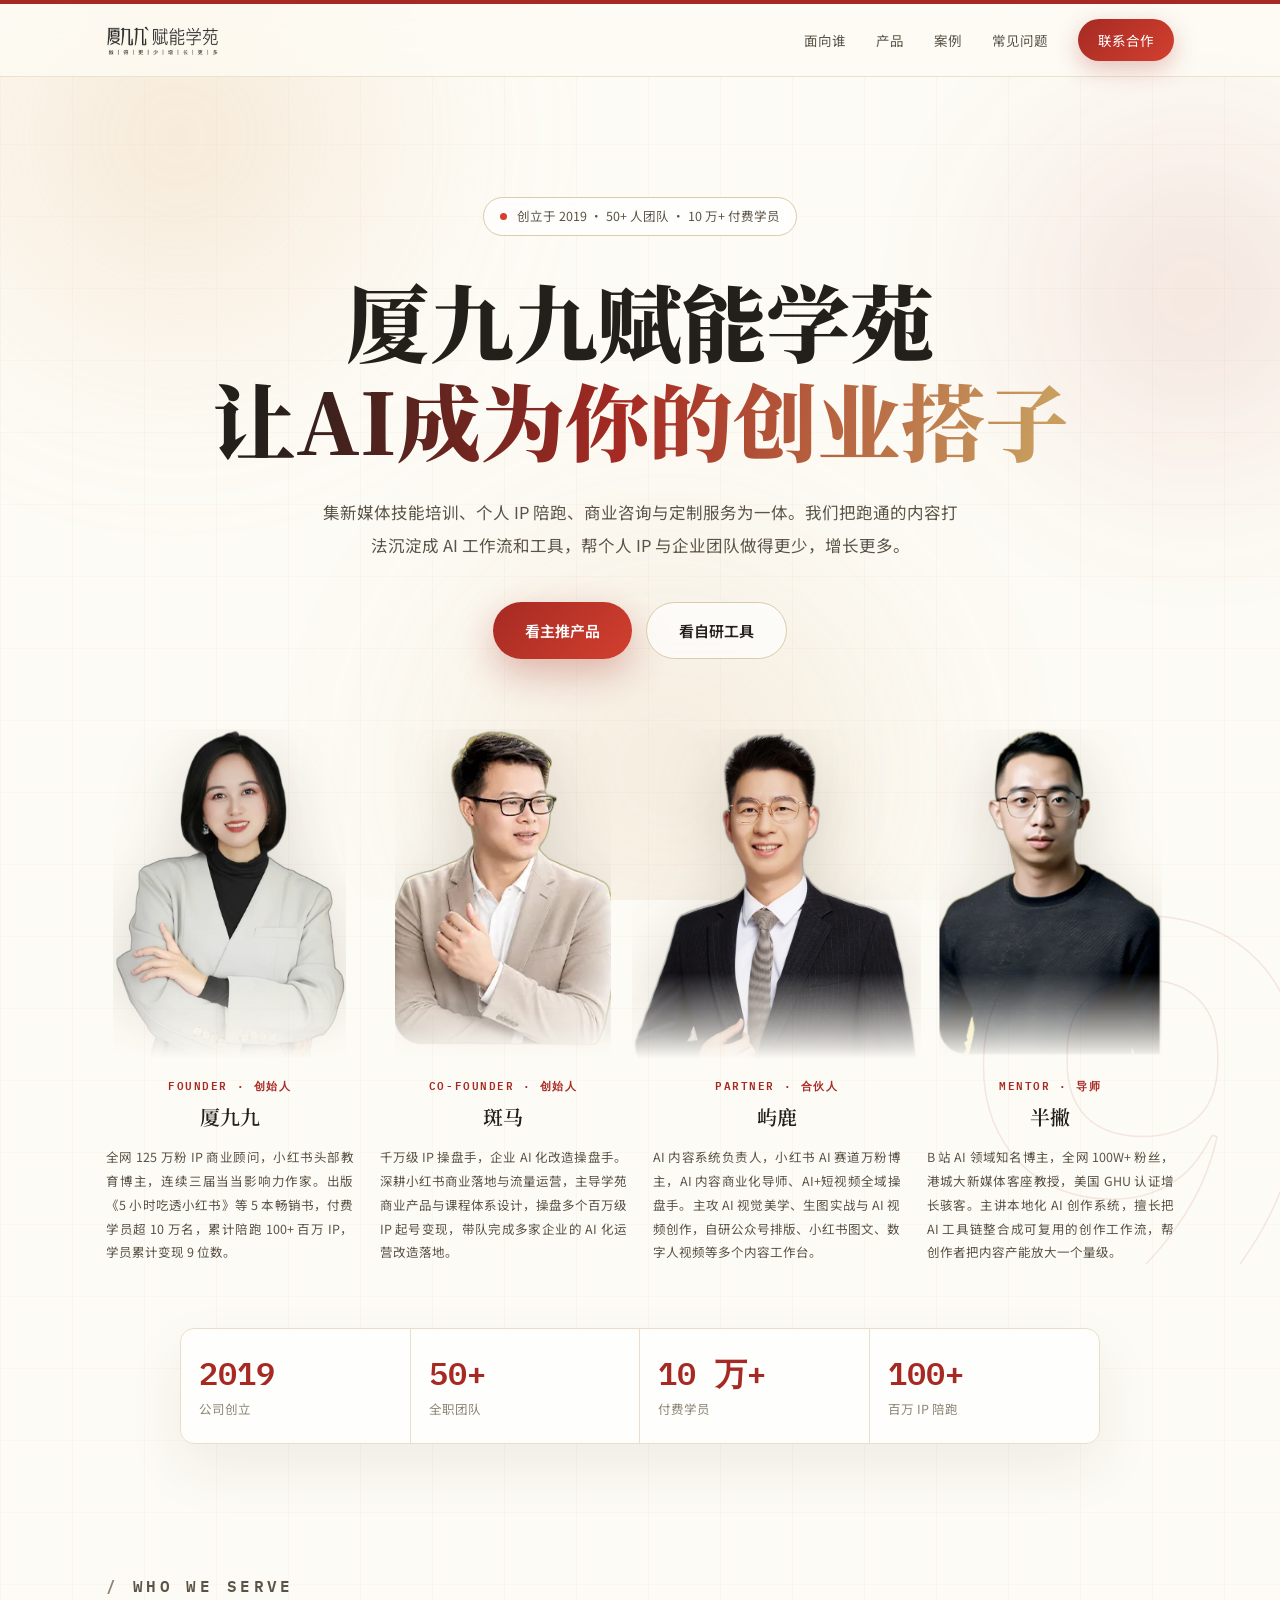
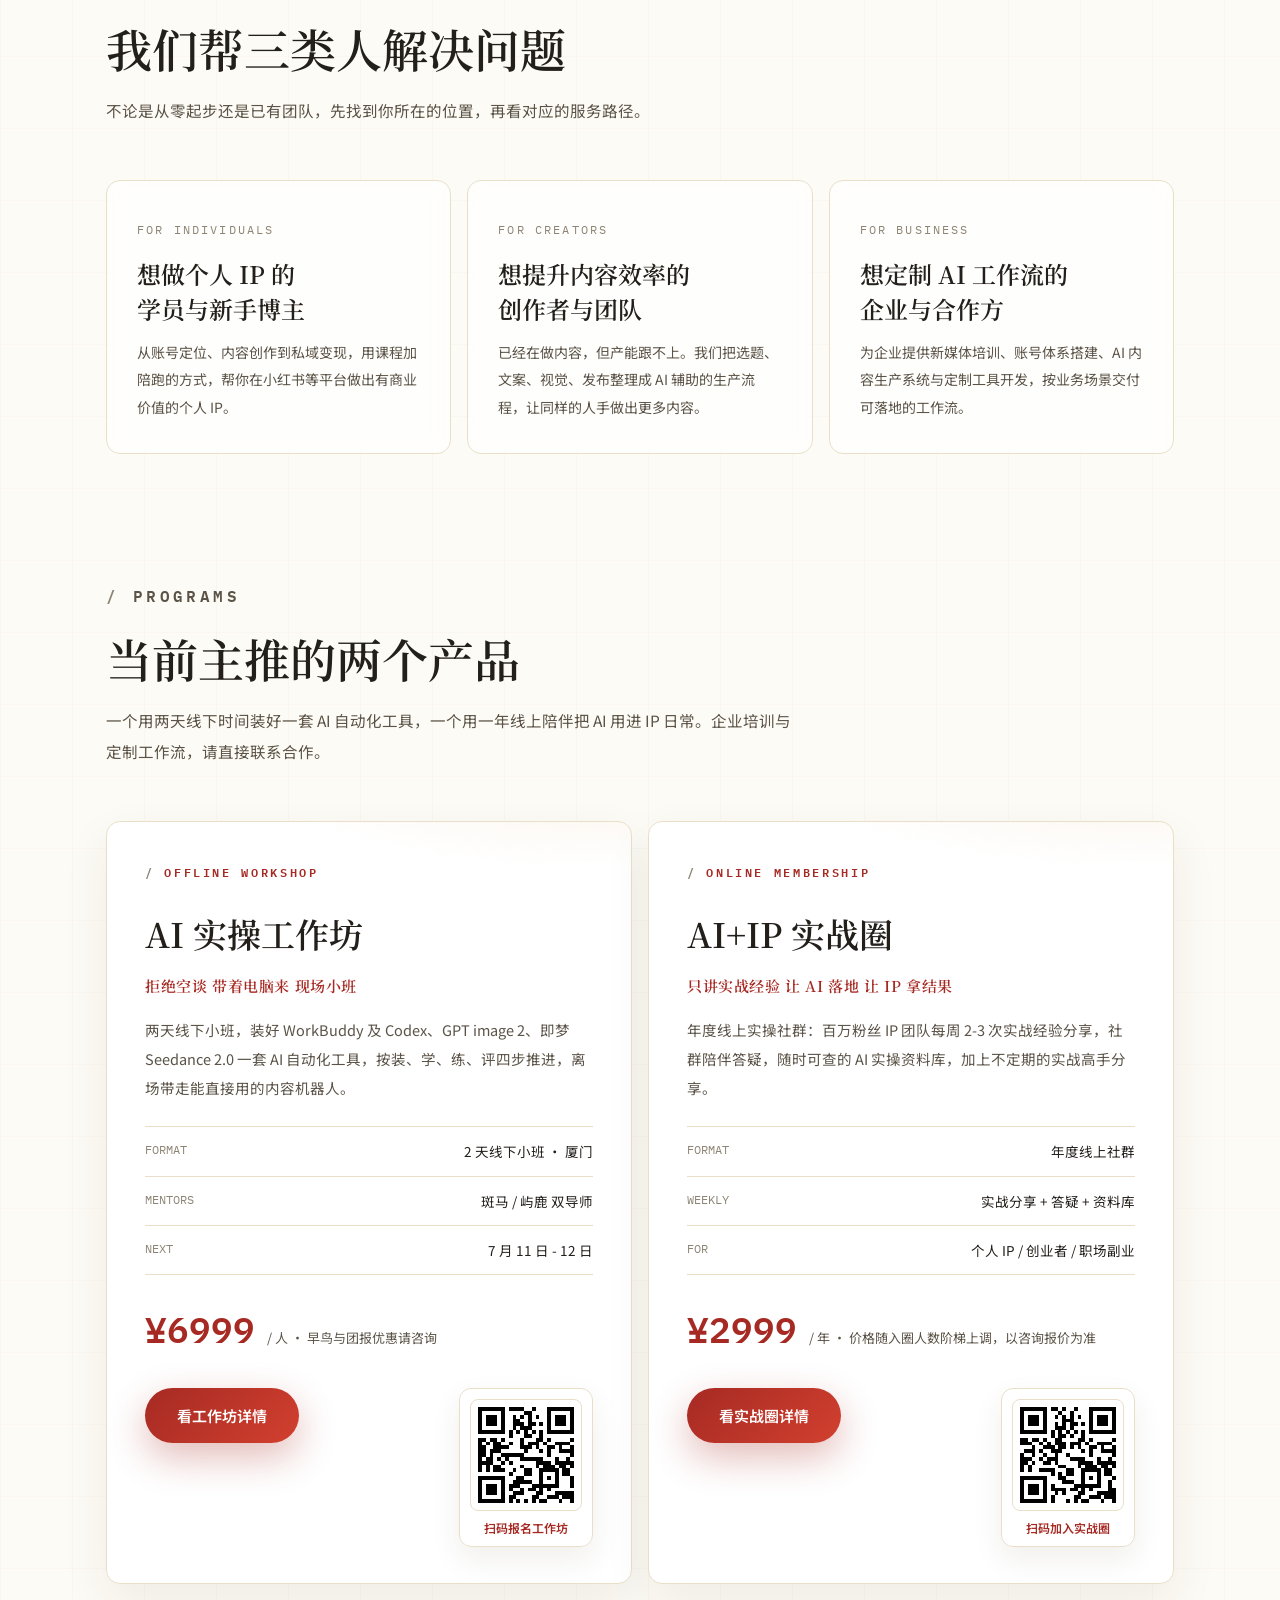
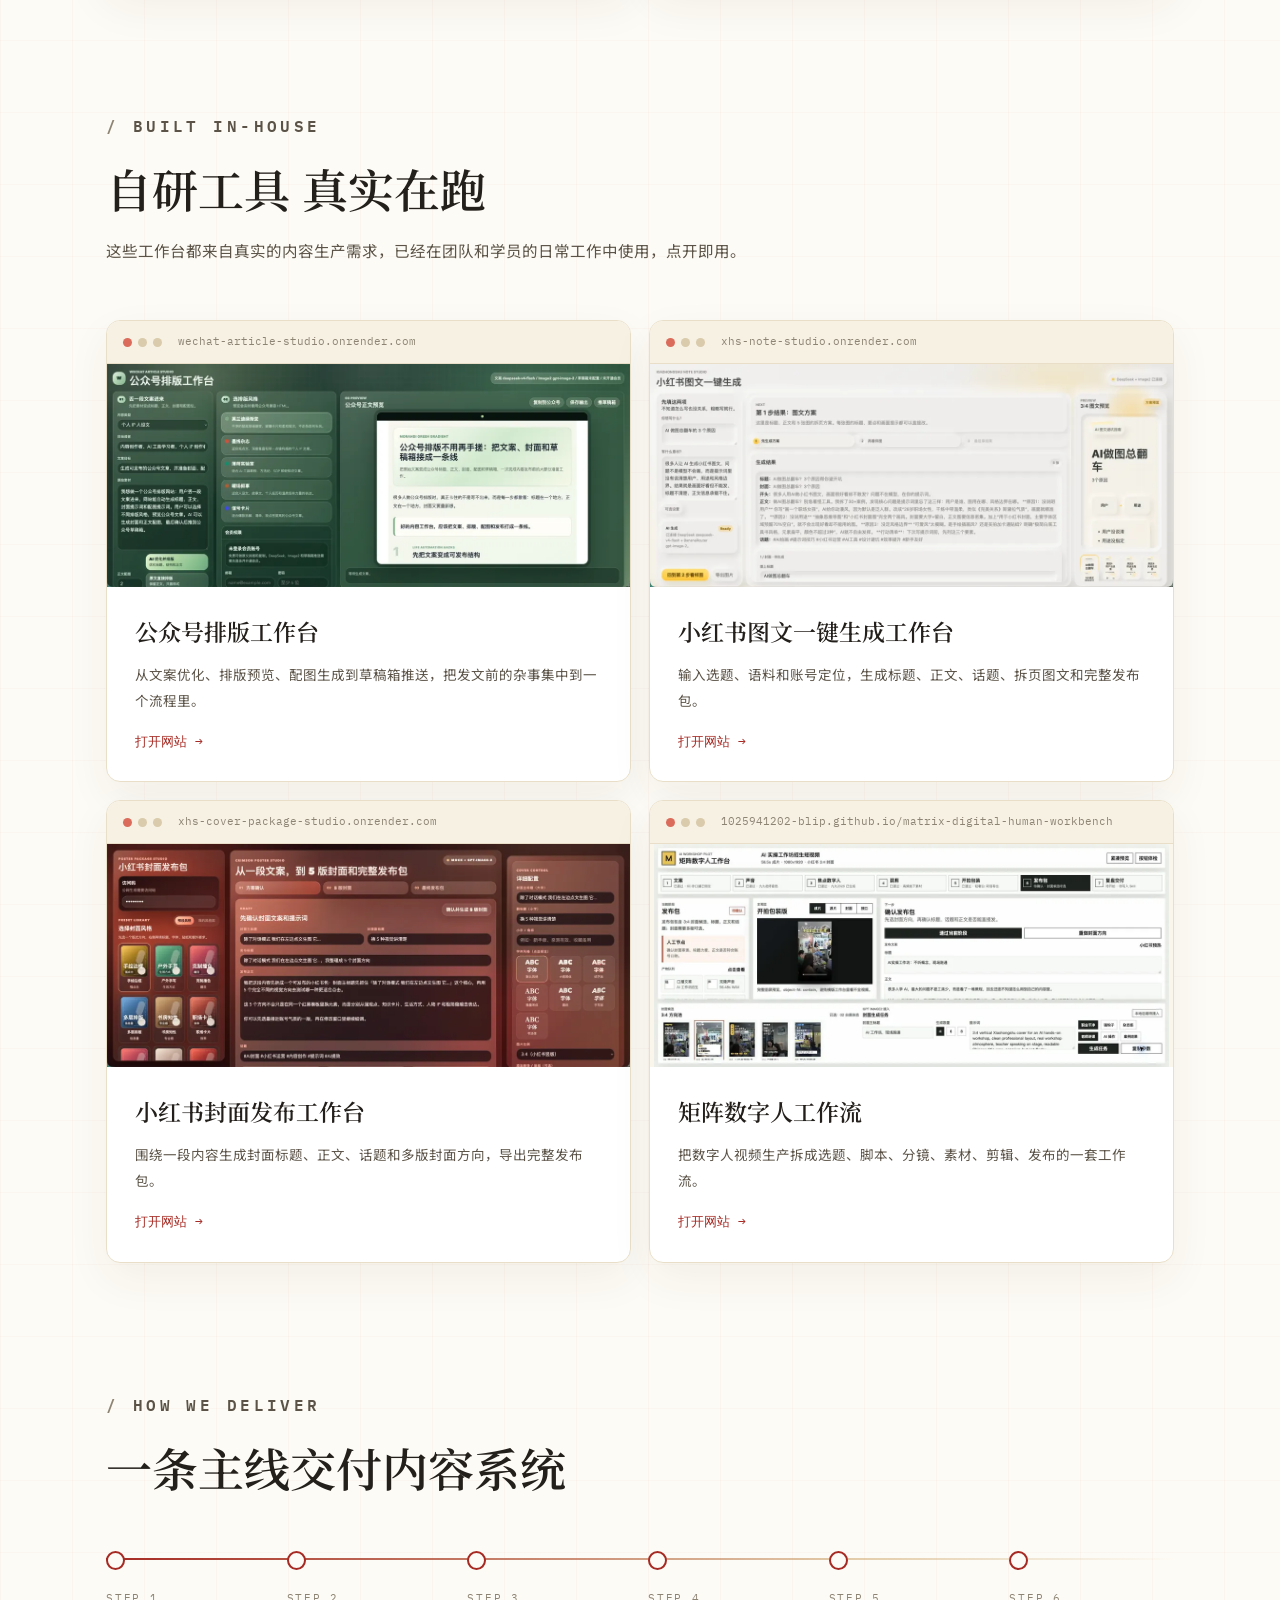
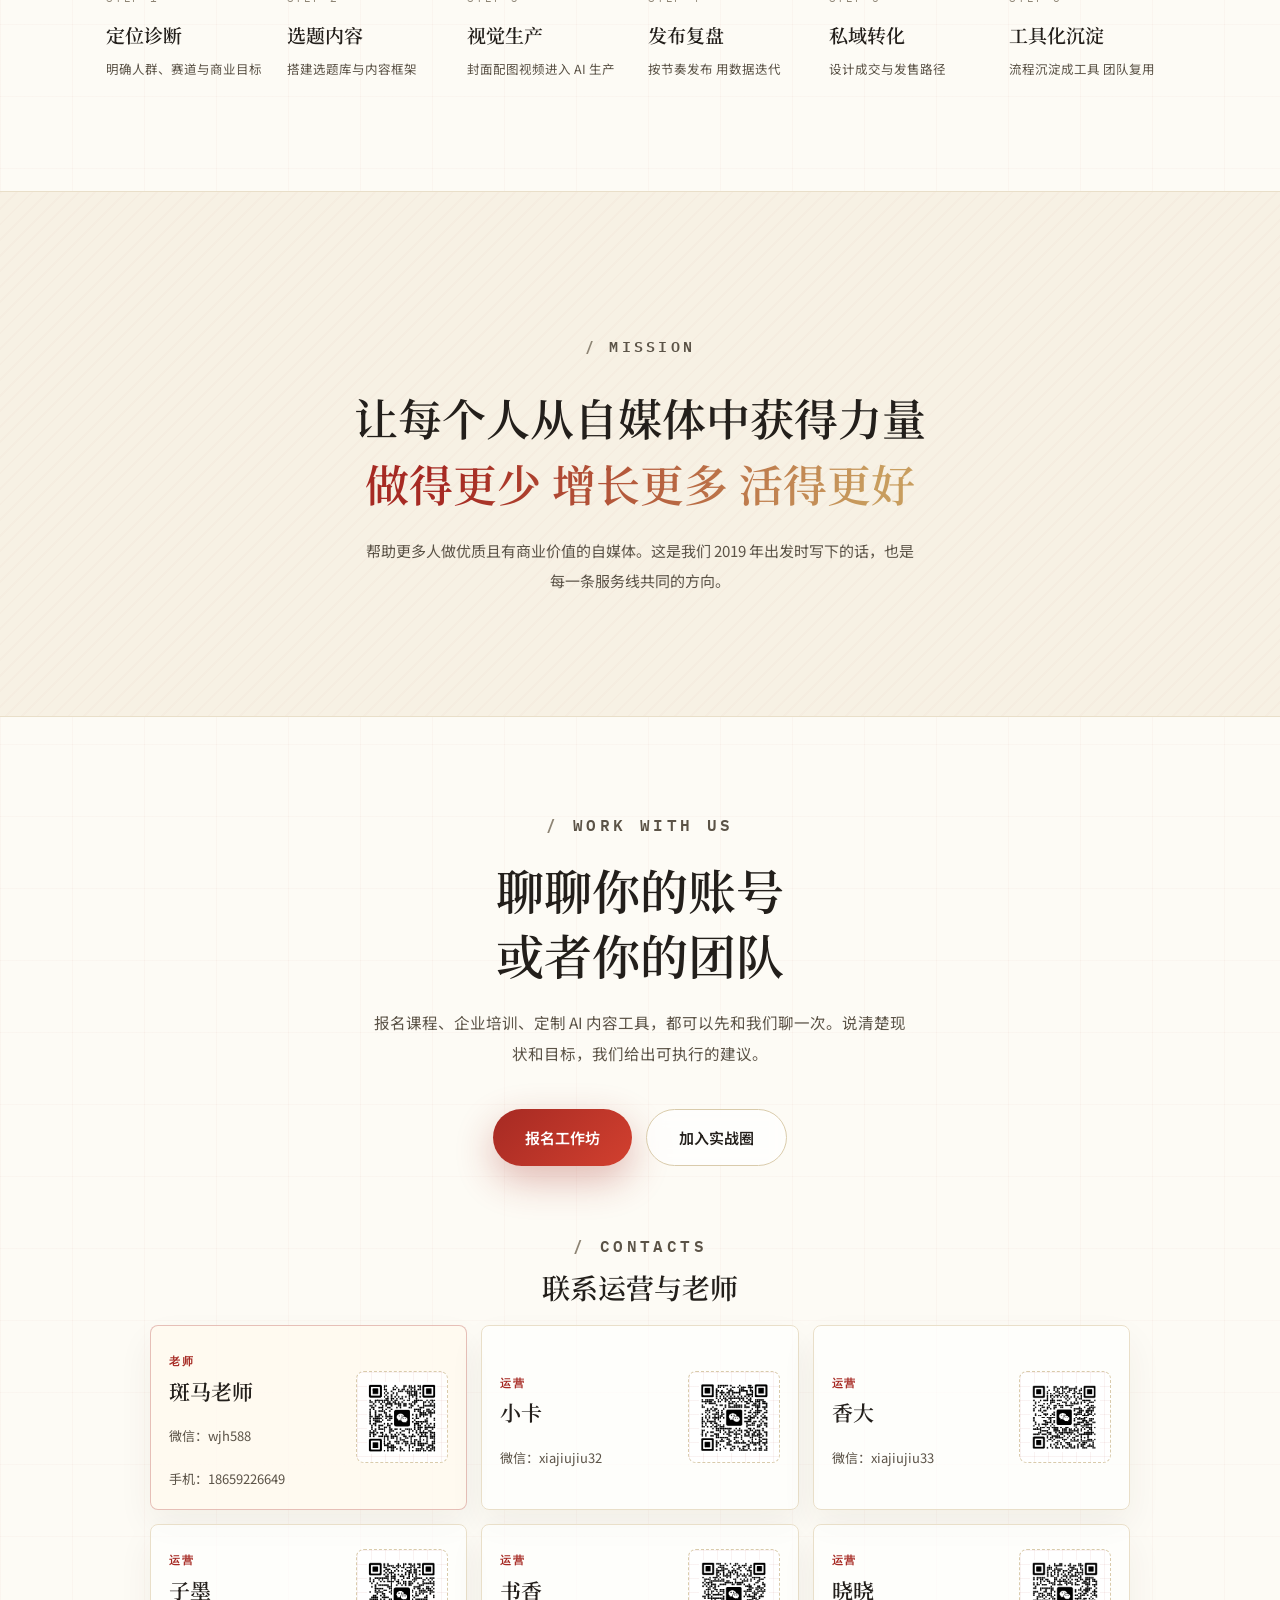
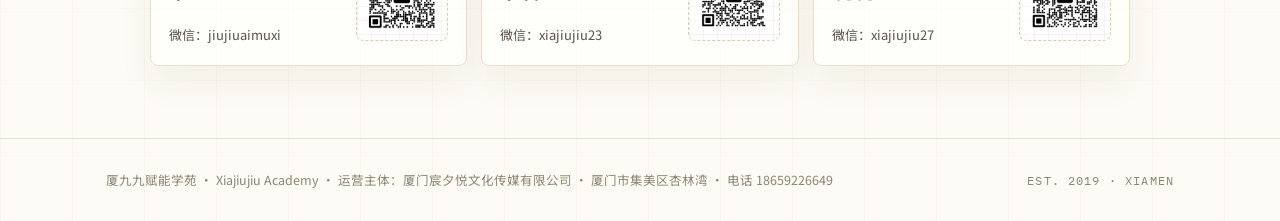
<file: index.html>
<!DOCTYPE html>
<html lang="zh-CN">
<head>
  <meta charset="UTF-8" />
  <meta name="viewport" content="width=device-width, initial-scale=1.0" />
  <title>厦九九赋能学苑 · 帮个人 IP 与企业团队搭建 AI 内容生产系统</title>
  <meta name="description" content="厦九九赋能学苑（厦门宸夕悦文化传媒有限公司）：AI 实操工作坊（2 天线下小班·厦门）、AI+IP 实战圈年度社群、企业 AI 内训与定制工作流。创始人厦九九为小红书百万粉博主、《5小时吃透小红书》作者。联系电话 18659226649。" />
  <link rel="preconnect" href="https://fonts.googleapis.com" />
  <link rel="preconnect" href="https://fonts.gstatic.com" crossorigin />
  <link href="https://fonts.googleapis.com/css2?family=IBM+Plex+Mono:wght@400;500;600&family=Noto+Sans+SC:wght@300;400;500;600;700&family=Noto+Serif+SC:wght@500;600;700;900&display=swap" rel="stylesheet" />
  <link rel="stylesheet" href="assets/light.css?v=20260611-performance" />
</head>
<body>
  <div class="aurora" aria-hidden="true"><i></i><i></i><i></i></div>

  <nav class="nav">
    <div class="nav-inner">
      <a class="brand" href="#"><img src="assets/logo.png" alt="厦九九赋能学苑" decoding="async" /></a>
      <div class="nav-links">
        <a href="#audience">面向谁</a>
        <a href="#programs">产品</a>
        <a href="#cases">案例</a>
        <a href="faq.html">常见问题</a>
        <a class="cta" href="#contact">联系合作</a>
      </div>
    </div>
  </nav>

  <main>
    <header class="hero" style="padding-bottom: 0;">
      <span class="hero-glyph" id="glyph" aria-hidden="true">9</span>
      <div class="wrap">
        <div class="hero-badge reveal"><i></i>创立于 2019 · 50+ 人团队 · 10 万+ 付费学员</div>
        <h1 class="reveal">厦九九赋能学苑<br /><span class="grad">让AI成为你的创业搭子</span></h1>
        <p class="lede reveal">
          集新媒体技能培训、个人 IP 陪跑、商业咨询与定制服务为一体。我们把跑通的内容打法沉淀成 AI 工作流和工具，帮个人 IP 与企业团队做得更少，增长更多。
        </p>
        <div class="hero-actions reveal">
          <a class="button primary" href="#programs">看主推产品</a>
          <a class="button ghost" href="#cases">看自研工具</a>
        </div>
        <div class="lineup reveal" aria-label="导师团队">
          <figure class="lineup-figure">
            <div class="lineup-photo">
              <img src="assets/team/xiajiujiu.webp" alt="厦九九老师形象照" loading="lazy" decoding="async" onerror="this.remove()" />
              <span class="mono">九</span>
            </div>
            <figcaption>
              <span>Founder · 创始人</span>
              <strong>厦九九</strong>
              <p>全网 125 万粉 IP 商业顾问，小红书头部教育博主，连续三届当当影响力作家。出版《5 小时吃透小红书》等 5 本畅销书，付费学员超 10 万名，累计陪跑 100+ 百万 IP，学员累计变现 9 位数。</p>
            </figcaption>
          </figure>
          <figure class="lineup-figure">
            <div class="lineup-photo">
              <img src="assets/team/banma-cutout.webp" alt="斑马老师形象照" loading="lazy" decoding="async" />
            </div>
            <figcaption>
              <span>Co-Founder · 创始人</span>
              <strong>斑马</strong>
              <p>千万级 IP 操盘手，企业 AI 化改造操盘手。深耕小红书商业落地与流量运营，主导学苑商业产品与课程体系设计，操盘多个百万级 IP 起号变现，带队完成多家企业的 AI 化运营改造落地。</p>
            </figcaption>
          </figure>
          <figure class="lineup-figure">
            <div class="lineup-photo">
              <img src="assets/team/yulu-cutout.webp" alt="屿鹿老师形象照" loading="lazy" decoding="async" />
            </div>
            <figcaption>
              <span>Partner · 合伙人</span>
              <strong>屿鹿</strong>
              <p>AI 内容系统负责人，小红书 AI 赛道万粉博主，AI 内容商业化导师、AI+短视频全域操盘手。主攻 AI 视觉美学、生图实战与 AI 视频创作，自研公众号排版、小红书图文、数字人视频等多个内容工作台。</p>
            </figcaption>
          </figure>
          <figure class="lineup-figure">
            <div class="lineup-photo">
              <img src="assets/team/banpie.webp" alt="半撇老师形象照" loading="lazy" decoding="async" onerror="this.remove()" />
              <span class="mono">半</span>
            </div>
            <figcaption>
              <span>Mentor · 导师</span>
              <strong>半撇</strong>
              <p>B 站 AI 领域知名博主，全网 100W+ 粉丝，港城大新媒体客座教授，美国 GHU 认证增长骇客。主讲本地化 AI 创作系统，擅长把 AI 工具链整合成可复用的创作工作流，帮创作者把内容产能放大一个量级。</p>
            </figcaption>
          </figure>
        </div>
      </div>
    </header>

    <section class="section" style="padding-top: 64px; padding-bottom: 0;">
      <div class="wrap">
        <div class="hero-stats reveal" style="margin-top: 0;" aria-label="公司信任数字">
          <div class="hero-stat">
            <strong data-count="2019" data-plain="1">2019</strong>
            <p>公司创立</p>
          </div>
          <div class="hero-stat">
            <strong data-count="50" data-suffix="+">0+</strong>
            <p>全职团队</p>
          </div>
          <div class="hero-stat">
            <strong data-count="100000" data-wan="1">0</strong>
            <p>付费学员</p>
          </div>
          <div class="hero-stat">
            <strong data-count="100" data-suffix="+">0+</strong>
            <p>百万 IP 陪跑</p>
          </div>
        </div>
      </div>
    </section>

    <section id="audience" class="section">
      <div class="wrap">
        <div class="section-head reveal">
          <p class="mono-label">Who We Serve</p>
          <h2>我们帮三类人解决问题</h2>
          <p>不论是从零起步还是已有团队，先找到你所在的位置，再看对应的服务路径。</p>
        </div>
        <div class="audience-grid">
          <article class="panel-card reveal">
            <span class="num">FOR INDIVIDUALS</span>
            <h3>想做个人 IP 的<br />学员与新手博主</h3>
            <p>从账号定位、内容创作到私域变现，用课程加陪跑的方式，帮你在小红书等平台做出有商业价值的个人 IP。</p>
          </article>
          <article class="panel-card reveal" style="transition-delay: 0.08s;">
            <span class="num">FOR CREATORS</span>
            <h3>想提升内容效率的<br />创作者与团队</h3>
            <p>已经在做内容，但产能跟不上。我们把选题、文案、视觉、发布整理成 AI 辅助的生产流程，让同样的人手做出更多内容。</p>
          </article>
          <article class="panel-card reveal" style="transition-delay: 0.16s;">
            <span class="num">FOR BUSINESS</span>
            <h3>想定制 AI 工作流的<br />企业与合作方</h3>
            <p>为企业提供新媒体培训、账号体系搭建、AI 内容生产系统与定制工具开发，按业务场景交付可落地的工作流。</p>
          </article>
        </div>
      </div>
    </section>

    <section id="programs" class="section" style="padding-top: 0;">
      <div class="wrap">
        <div class="section-head reveal">
          <p class="mono-label">Programs</p>
          <h2>当前主推的两个产品</h2>
          <p>一个用两天线下时间装好一套 AI 自动化工具，一个用一年线上陪伴把 AI 用进 IP 日常。企业培训与定制工作流，请直接联系合作。</p>
        </div>
        <div class="product-grid">
          <article class="product-card reveal">
            <span class="mono-label">Offline Workshop</span>
            <h3>AI 实操工作坊</h3>
            <p class="slogan">拒绝空谈 带着电脑来 现场小班</p>
            <p class="desc">两天线下小班，装好 WorkBuddy 及 Codex、GPT image 2、即梦 Seedance 2.0 一套 AI 自动化工具，按装、学、练、评四步推进，离场带走能直接用的内容机器人。</p>
            <div class="product-meta">
              <div><span>FORMAT</span><span>2 天线下小班 · 厦门</span></div>
              <div><span>MENTORS</span><span>斑马 / 屿鹿 双导师</span></div>
              <div><span>NEXT</span><span>7 月 11 日 - 12 日</span></div>
            </div>
            <div class="product-price"><strong>¥6999</strong><span class="unit">/ 人 · 早鸟与团报优惠请咨询</span></div>
            <div class="product-action-row">
              <a class="button primary" href="workshop.html">看工作坊详情</a>
              <div class="payment-qr product-payment">
                <img src="assets/qr/workshop-payment.png" alt="AI 实操工作坊付款二维码" loading="lazy" decoding="async" />
                <span>扫码报名工作坊</span>
              </div>
            </div>
          </article>
          <article class="product-card reveal" style="transition-delay: 0.1s;">
            <span class="mono-label">Online Membership</span>
            <h3>AI+IP 实战圈</h3>
            <p class="slogan">只讲实战经验 让 AI 落地 让 IP 拿结果</p>
            <p class="desc">年度线上实操社群：百万粉丝 IP 团队每周 2-3 次实战经验分享，社群陪伴答疑，随时可查的 AI 实操资料库，加上不定期的实战高手分享。</p>
            <div class="product-meta">
              <div><span>FORMAT</span><span>年度线上社群</span></div>
              <div><span>WEEKLY</span><span>实战分享 + 答疑 + 资料库</span></div>
              <div><span>FOR</span><span>个人 IP / 创业者 / 职场副业</span></div>
            </div>
            <div class="product-price"><strong>¥2999</strong><span class="unit">/ 年 · 价格随入圈人数阶梯上调，以咨询报价为准</span></div>
            <div class="product-action-row">
              <a class="button primary" href="circle.html">看实战圈详情</a>
              <div class="payment-qr product-payment">
                <img src="assets/qr/circle-payment.png" alt="AI+IP 实战圈付款二维码" loading="lazy" decoding="async" />
                <span>扫码加入实战圈</span>
              </div>
            </div>
          </article>
        </div>
      </div>
    </section>

    <section id="cases" class="section" style="padding-top: 0;">
      <div class="wrap">
        <div class="section-head reveal">
          <p class="mono-label">Built In-House</p>
          <h2>自研工具 真实在跑</h2>
          <p>这些工作台都来自真实的内容生产需求，已经在团队和学员的日常工作中使用，点开即用。</p>
        </div>
        <div class="case-grid">
          <a class="case-card reveal" href="https://wechat-article-studio.onrender.com/" target="_blank" rel="noopener">
            <div class="browser-bar"><i></i><i></i><i></i><span class="url">wechat-article-studio.onrender.com</span></div>
            <div class="case-media"><img src="assets/cases/wechat-article-studio.webp" alt="公众号排版工作台截图" loading="lazy" decoding="async" /></div>
            <div class="case-content">
              <h3>公众号排版工作台</h3>
              <p>从文案优化、排版预览、配图生成到草稿箱推送，把发文前的杂事集中到一个流程里。</p>
              <span class="case-link">打开网站</span>
            </div>
          </a>
          <a class="case-card reveal" style="transition-delay: 0.08s;" href="https://xhs-note-studio.onrender.com/" target="_blank" rel="noopener">
            <div class="browser-bar"><i></i><i></i><i></i><span class="url">xhs-note-studio.onrender.com</span></div>
            <div class="case-media"><img src="assets/cases/xhs-note-studio.webp" alt="小红书图文一键生成工作台截图" loading="lazy" decoding="async" /></div>
            <div class="case-content">
              <h3>小红书图文一键生成工作台</h3>
              <p>输入选题、语料和账号定位，生成标题、正文、话题、拆页图文和完整发布包。</p>
              <span class="case-link">打开网站</span>
            </div>
          </a>
          <a class="case-card reveal" href="https://xhs-cover-package-studio.onrender.com/" target="_blank" rel="noopener">
            <div class="browser-bar"><i></i><i></i><i></i><span class="url">xhs-cover-package-studio.onrender.com</span></div>
            <div class="case-media"><img src="assets/cases/xhs-cover-package.webp" alt="小红书封面发布工作台截图" loading="lazy" decoding="async" /></div>
            <div class="case-content">
              <h3>小红书封面发布工作台</h3>
              <p>围绕一段内容生成封面标题、正文、话题和多版封面方向，导出完整发布包。</p>
              <span class="case-link">打开网站</span>
            </div>
          </a>
          <a class="case-card reveal" style="transition-delay: 0.08s;" href="https://1025941202-blip.github.io/matrix-digital-human-workbench/" target="_blank" rel="noopener">
            <div class="browser-bar"><i></i><i></i><i></i><span class="url">1025941202-blip.github.io/matrix-digital-human-workbench</span></div>
            <div class="case-media"><img src="assets/cases/matrix-digital-human.webp" alt="矩阵数字人工作流截图" loading="lazy" decoding="async" /></div>
            <div class="case-content">
              <h3>矩阵数字人工作流</h3>
              <p>把数字人视频生产拆成选题、脚本、分镜、素材、剪辑、发布的一套工作流。</p>
              <span class="case-link">打开网站</span>
            </div>
          </a>
        </div>
      </div>
    </section>

    <section class="section" style="padding-top: 0;">
      <div class="wrap">
        <div class="section-head reveal">
          <p class="mono-label">How We Deliver</p>
          <h2>一条主线交付内容系统</h2>
        </div>
        <div class="timeline reveal">
          <div class="timeline-line"></div>
          <div class="timeline-step">
            <span class="num">STEP 1</span>
            <h3>定位诊断</h3>
            <p>明确人群、赛道与商业目标</p>
          </div>
          <div class="timeline-step">
            <span class="num">STEP 2</span>
            <h3>选题内容</h3>
            <p>搭建选题库与内容框架</p>
          </div>
          <div class="timeline-step">
            <span class="num">STEP 3</span>
            <h3>视觉生产</h3>
            <p>封面配图视频进入 AI 生产</p>
          </div>
          <div class="timeline-step">
            <span class="num">STEP 4</span>
            <h3>发布复盘</h3>
            <p>按节奏发布 用数据迭代</p>
          </div>
          <div class="timeline-step">
            <span class="num">STEP 5</span>
            <h3>私域转化</h3>
            <p>设计成交与发售路径</p>
          </div>
          <div class="timeline-step">
            <span class="num">STEP 6</span>
            <h3>工具化沉淀</h3>
            <p>流程沉淀成工具 团队复用</p>
          </div>
        </div>
      </div>
    </section>

    <section class="mission">
      <div class="wrap reveal">
        <p class="mono-label">Mission</p>
        <h2>让每个人从自媒体中获得力量<br /><span class="grad">做得更少 增长更多 活得更好</span></h2>
        <p>帮助更多人做优质且有商业价值的自媒体。这是我们 2019 年出发时写下的话，也是每一条服务线共同的方向。</p>
      </div>
    </section>

    <section id="contact" class="closing">
      <div class="wrap reveal">
        <p class="mono-label">Work With Us</p>
        <h2>聊聊你的账号<br />或者你的团队</h2>
        <p>报名课程、企业培训、定制 AI 内容工具，都可以先和我们聊一次。说清楚现状和目标，我们给出可执行的建议。</p>
        <div class="hero-actions">
          <a class="button primary" href="workshop.html">报名工作坊</a>
          <a class="button ghost" href="circle.html">加入实战圈</a>
        </div>
        <div class="contact-directory" aria-label="运营与老师联系方式">
          <div class="contact-directory-head">
            <p class="mono-label">Contacts</p>
            <h3>联系运营与老师</h3>
          </div>
          <div class="contact-card-grid">
            <article class="contact-card is-teacher">
              <div>
                <span class="contact-role">老师</span>
                <h4>斑马老师</h4>
                <p>微信：wjh588</p>
                <p>手机：18659226649</p>
              </div>
              <div class="contact-qr"><img src="assets/qr/banma-wechat.png" alt="斑马老师微信二维码" loading="lazy" decoding="async" /></div>
            </article>
            <article class="contact-card">
              <div>
                <span class="contact-role">运营</span>
                <h4>小卡</h4>
                <p>微信：xiajiujiu32</p>
              </div>
              <div class="contact-qr"><img src="assets/qr/xiaoka-wechat.png" alt="小卡微信二维码" loading="lazy" decoding="async" /></div>
            </article>
            <article class="contact-card">
              <div>
                <span class="contact-role">运营</span>
                <h4>香大</h4>
                <p>微信：xiajiujiu33</p>
              </div>
              <div class="contact-qr"><img src="assets/qr/xiangda-wechat.png" alt="香大微信二维码" loading="lazy" decoding="async" /></div>
            </article>
            <article class="contact-card">
              <div>
                <span class="contact-role">运营</span>
                <h4>子墨</h4>
                <p>微信：jiujiuaimuxi</p>
              </div>
              <div class="contact-qr"><img src="assets/qr/zimo-wechat.png" alt="子墨微信二维码" loading="lazy" decoding="async" /></div>
            </article>
            <article class="contact-card">
              <div>
                <span class="contact-role">运营</span>
                <h4>书香</h4>
                <p>微信：xiajiujiu23</p>
              </div>
              <div class="contact-qr"><img src="assets/qr/shuxiang-wechat.png" alt="书香微信二维码" loading="lazy" decoding="async" /></div>
            </article>
            <article class="contact-card">
              <div>
                <span class="contact-role">运营</span>
                <h4>晓晓</h4>
                <p>微信：xiajiujiu27</p>
              </div>
              <div class="contact-qr"><img src="assets/qr/xiaoxiao-wechat.png" alt="晓晓微信二维码" loading="lazy" decoding="async" /></div>
            </article>
          </div>
        </div>
      </div>
      <footer class="footer">
        <div class="wrap footer-inner">
          <span>厦九九赋能学苑 · Xiajiujiu Academy · 运营主体：厦门宸夕悦文化传媒有限公司 · 厦门市集美区杏林湾 · 电话 18659226649</span>
          <span class="mono-tag">EST. 2019 · XIAMEN</span>
        </div>
      </footer>
    </section>
  </main>

  <script>
    const io = new IntersectionObserver((entries) => {
      entries.forEach((e) => {
        if (e.isIntersecting) {
          e.target.classList.add("in");
          io.unobserve(e.target);
        }
      });
    }, { threshold: 0.12 });
    document.querySelectorAll(".reveal, .timeline").forEach((el) => io.observe(el));

    function animateCount(el) {
      if (el.dataset.plain) return;
      const target = parseInt(el.dataset.count, 10);
      const suffix = el.dataset.suffix || "";
      const isWan = el.dataset.wan;
      const dur = 1400;
      const start = performance.now();
      function tick(now) {
        const t = Math.min((now - start) / dur, 1);
        const eased = 1 - Math.pow(1 - t, 3);
        const val = Math.round(target * eased);
        el.textContent = isWan ? Math.round(val / 10000) + " 万+" : val + suffix;
        if (t < 1) requestAnimationFrame(tick);
      }
      requestAnimationFrame(tick);
    }
    const statIo = new IntersectionObserver((entries) => {
      entries.forEach((e) => {
        if (e.isIntersecting) {
          e.target.querySelectorAll("[data-count]").forEach(animateCount);
          statIo.unobserve(e.target);
        }
      });
    }, { threshold: 0.4 });
    document.querySelectorAll(".hero-stats").forEach((el) => statIo.observe(el));
  </script>
  <script type="application/ld+json">
  {"@context":"https://schema.org","@type":"EducationalOrganization",
  "name":"厦九九赋能学苑","alternateName":"Xiajiujiu Academy",
  "legalName":"厦门宸夕悦文化传媒有限公司","foundingDate":"2019",
  "url":"https://1025941202-blip.github.io/xjj-site/",
  "address":{"@type":"PostalAddress","addressLocality":"厦门市","addressRegion":"福建省","streetAddress":"集美区杏林湾"},
  "telephone":"+86-18659226649",
  "founder":[{"@type":"Person","name":"厦九九","description":"小红书百万粉知识博主，《5小时吃透小红书》作者，连续三届当当影响力作家"},{"@type":"Person","name":"斑马","description":"千万级 IP 操盘手，企业 AI 化改造操盘手"}],
  "employee":[{"@type":"Person","name":"屿鹿","jobTitle":"合伙人 · AI 内容系统负责人","description":"AI 内容商业化导师、AI+短视频全域操盘手"}],
  "makesOffer":[
   {"@type":"Offer","price":"6999","priceCurrency":"CNY","itemOffered":{"@type":"Course","name":"AI 实操工作坊","description":"2 天线下小班（厦门），WorkBuddy 及 Codex、GPT Image 2、即梦 Seedance 2.0 实操，按装、学、练、评四步推进","provider":{"@type":"EducationalOrganization","name":"厦九九赋能学苑"}}},
   {"@type":"Offer","price":"2999","priceCurrency":"CNY","itemOffered":{"@type":"Course","name":"AI+IP 实战圈","description":"年度线上实操社群：每周实战经验分享、社群答疑、AI 实操资料库","provider":{"@type":"EducationalOrganization","name":"厦九九赋能学苑"}}}]}
  </script>
  <script>

    // 鼠标视差：背景光斑、描边数字、首屏人物随鼠标轻微移动
    const glyph = document.getElementById("glyph");
    const aurora = document.querySelector(".aurora");
    const figures = document.querySelectorAll(".lineup-figure");
    if (!matchMedia("(prefers-reduced-motion: reduce)").matches) {
      let tx = 0, ty = 0, cx = 0, cy = 0;
      addEventListener("mousemove", (e) => {
        tx = (e.clientX / innerWidth) * 2 - 1;
        ty = (e.clientY / innerHeight) * 2 - 1;
      }, { passive: true });
      const depths = [10, 16, 22, 14];
      (function loop() {
        cx += (tx - cx) * 0.05;
        cy += (ty - cy) * 0.05;
        if (aurora) aurora.style.transform = "translate(" + cx * 38 + "px," + cy * 26 + "px)";
        if (glyph) glyph.style.transform = "translate(" + cx * -28 + "px," + (scrollY * -0.12 + cy * -16) + "px)";
        figures.forEach((f, i) => {
          const d = depths[i % depths.length];
          f.style.transform = "translate(" + cx * d + "px," + cy * d * 0.45 + "px)";
        });
        requestAnimationFrame(loop);
      })();
    }
  </script>
</body>
</html>
</file>
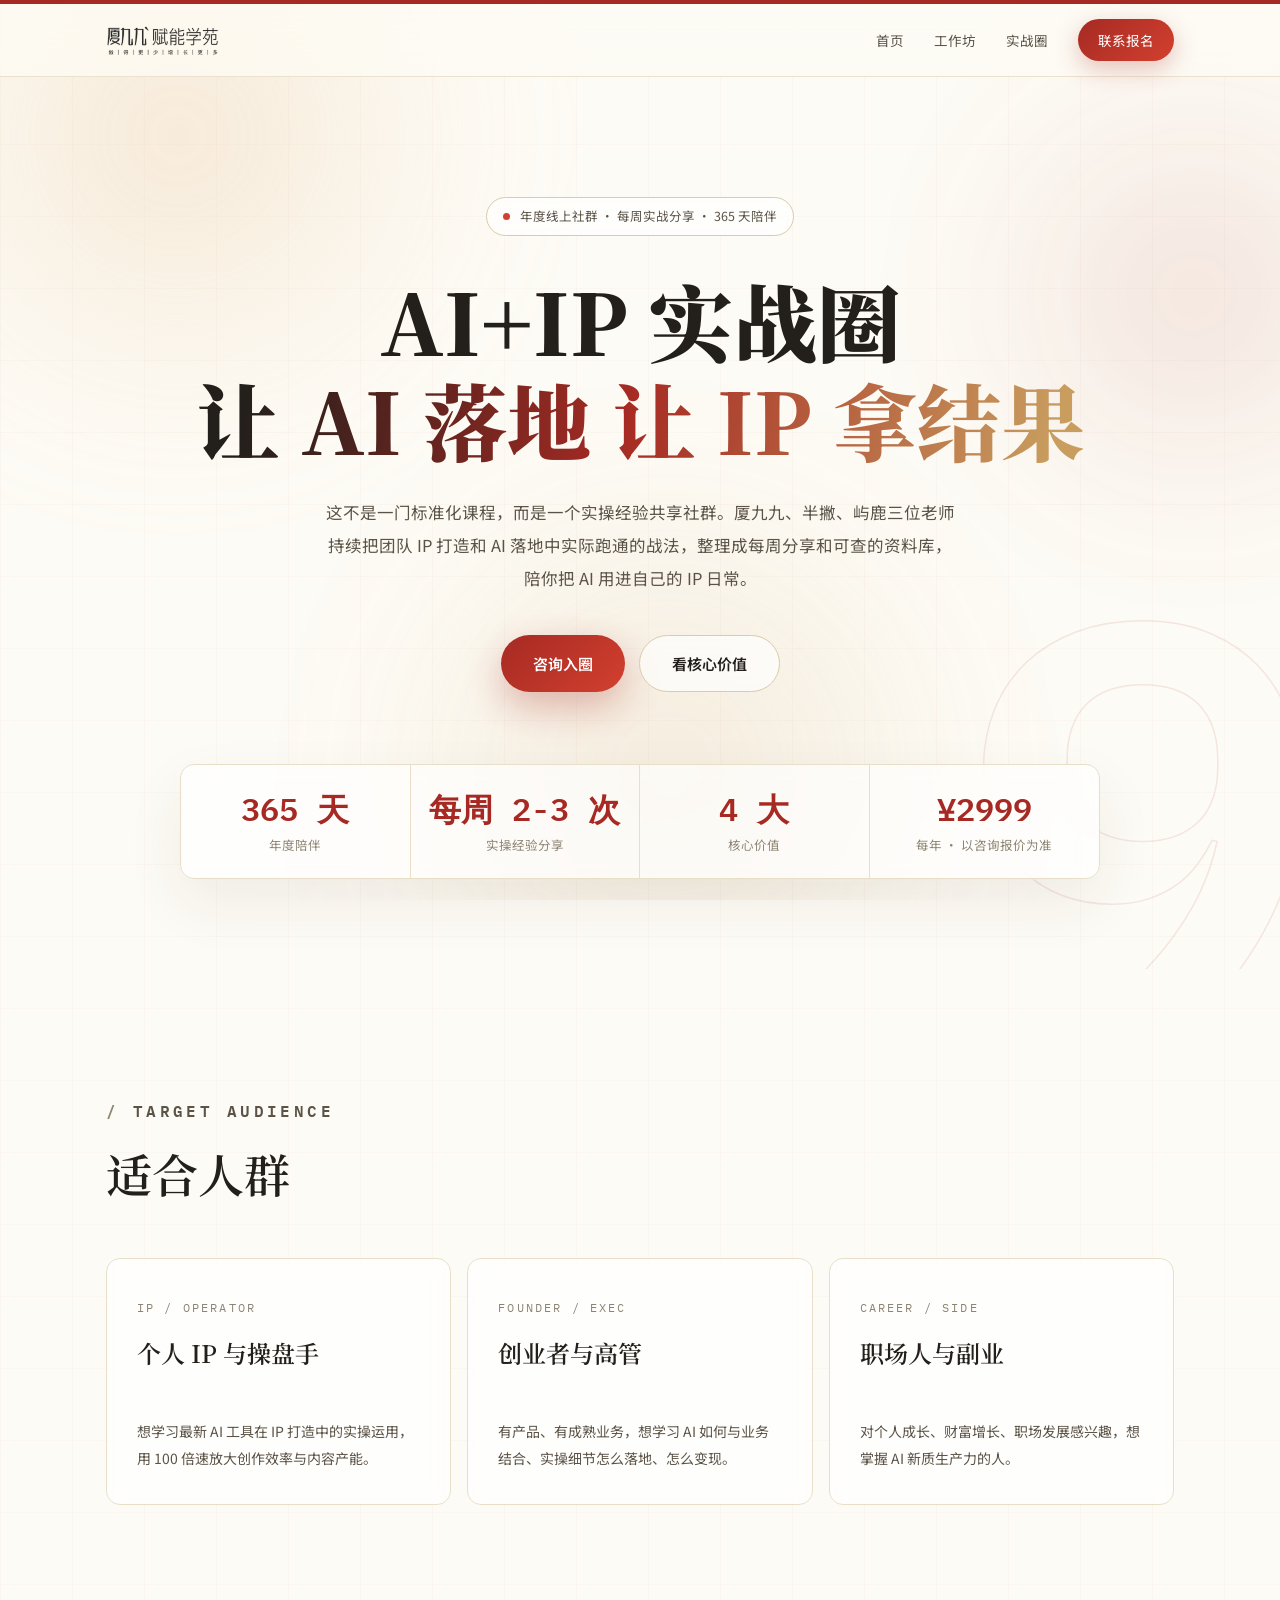
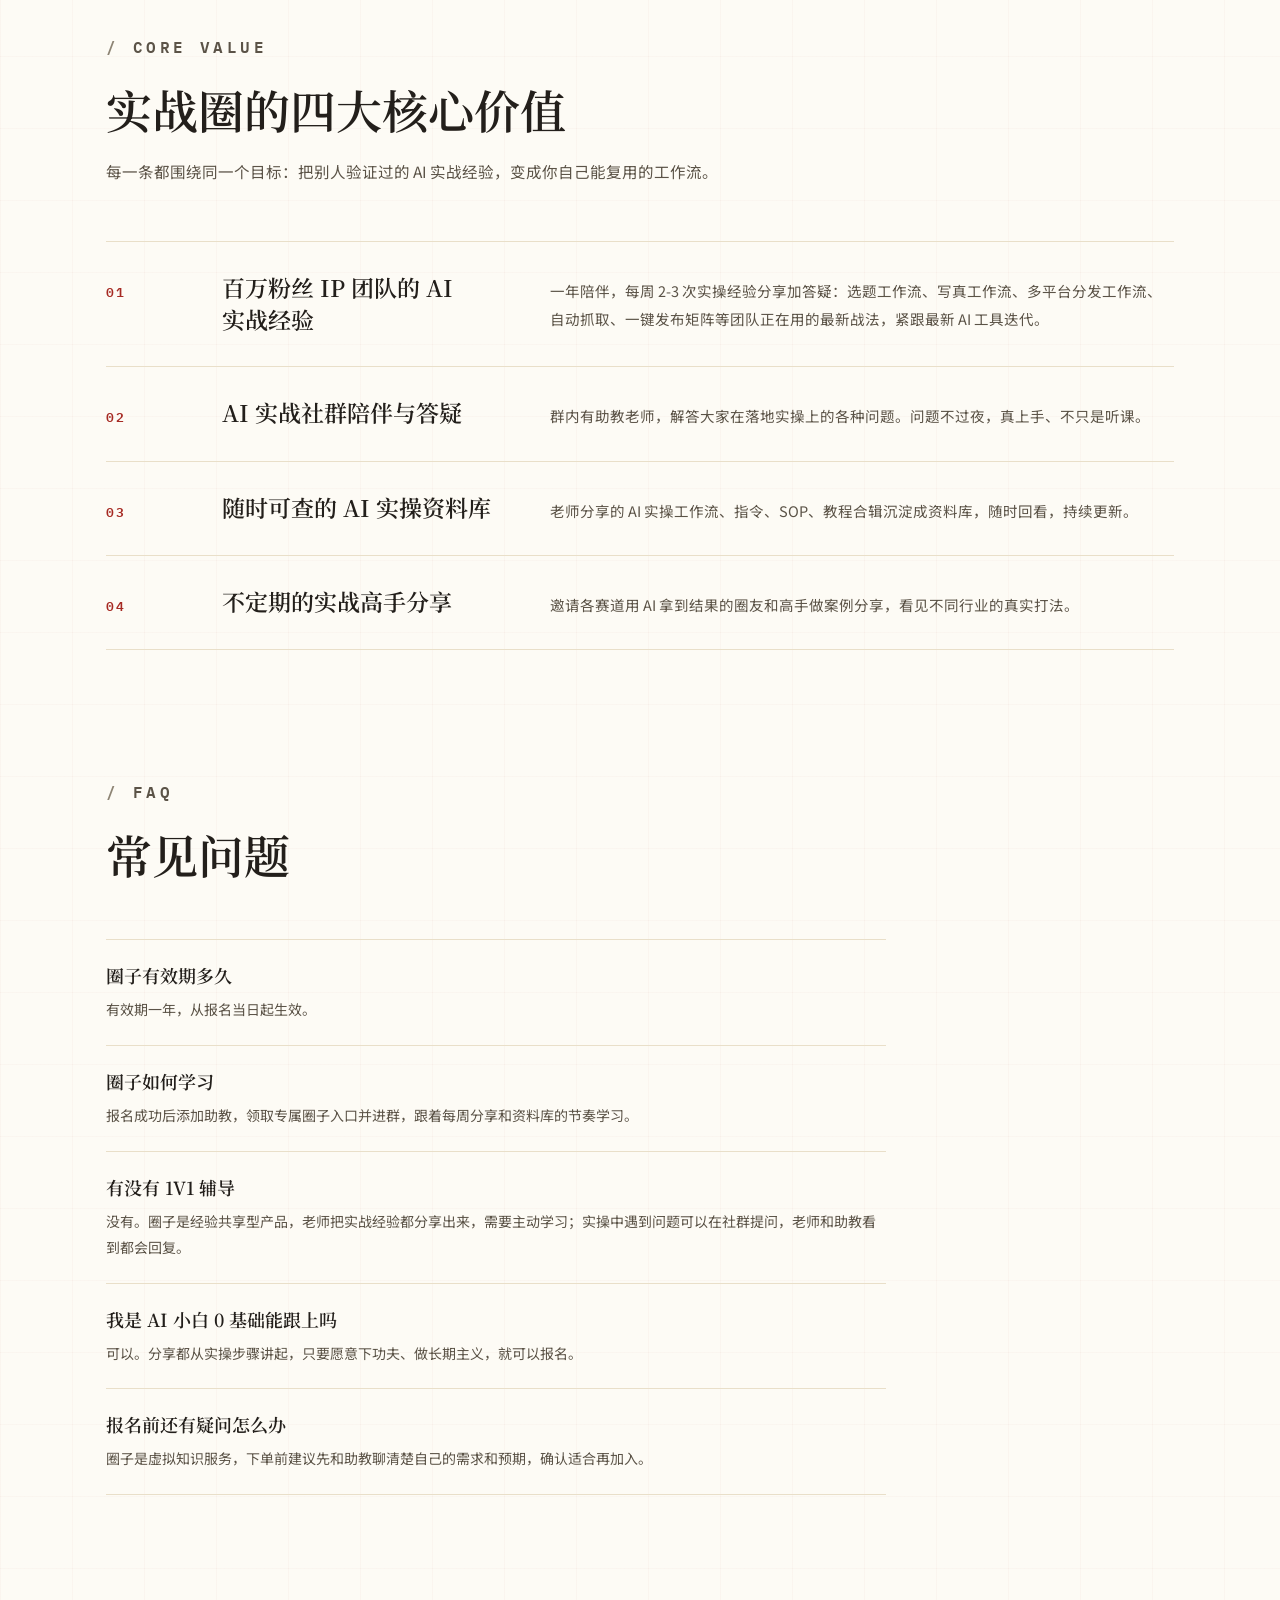
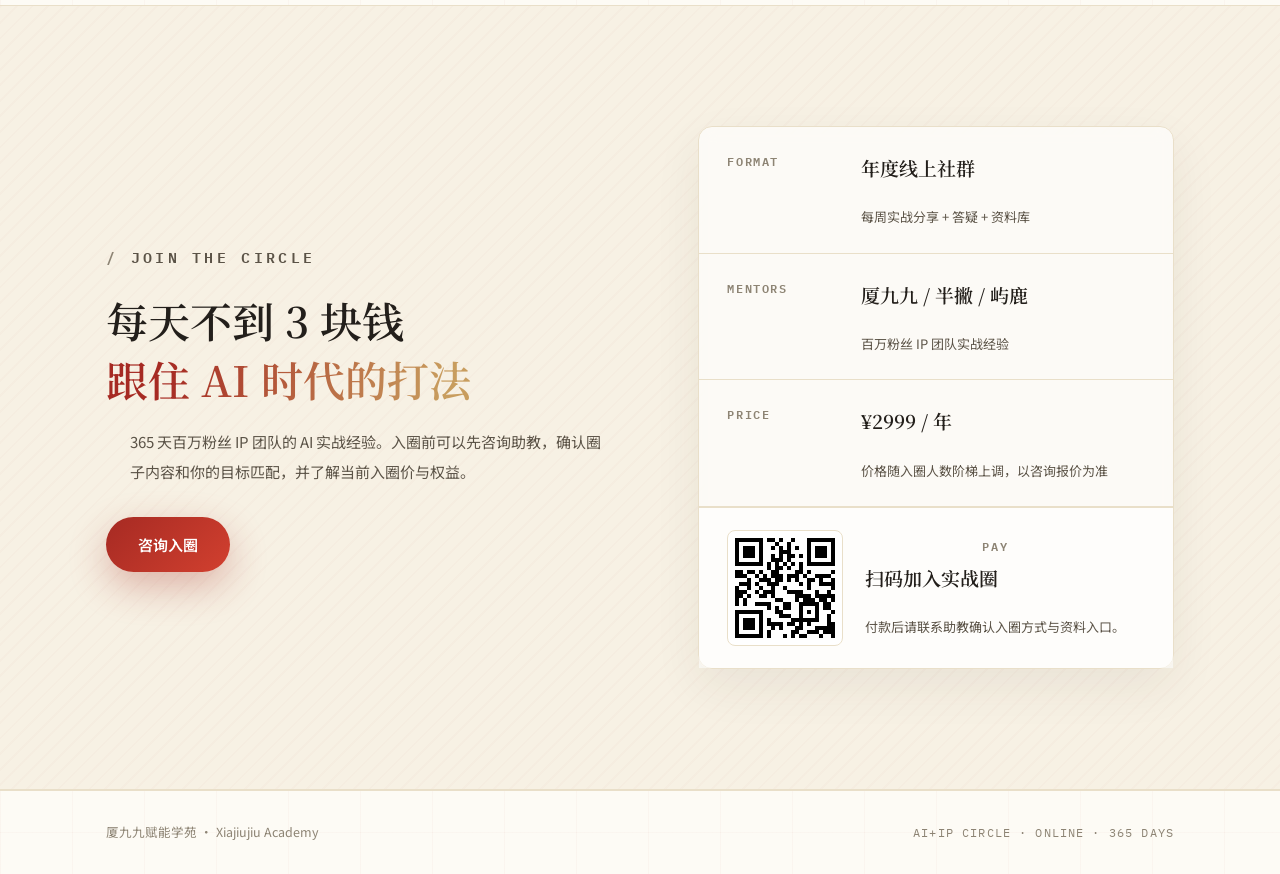
<file: circle.html>
<!DOCTYPE html>
<html lang="zh-CN">
<head>
  <meta charset="UTF-8" />
  <meta name="viewport" content="width=device-width, initial-scale=1.0" />
  <title>AI+IP 实战圈 · 厦九九赋能学苑</title>
  <link rel="preconnect" href="https://fonts.googleapis.com" />
  <link rel="preconnect" href="https://fonts.gstatic.com" crossorigin />
  <link href="https://fonts.googleapis.com/css2?family=IBM+Plex+Mono:wght@400;500;600&family=Noto+Sans+SC:wght@300;400;500;600;700&family=Noto+Serif+SC:wght@500;600;700;900&display=swap" rel="stylesheet" />
  <link rel="stylesheet" href="assets/light.css?v=20260611-performance" />
</head>
<body>
  <div class="aurora" aria-hidden="true"><i></i><i></i><i></i></div>

  <nav class="nav">
    <div class="nav-inner">
      <a class="brand" href="index.html"><img src="assets/logo.png" alt="厦九九赋能学苑" decoding="async" /></a>
      <div class="nav-links">
        <a href="index.html">首页</a>
        <a href="workshop.html">工作坊</a>
        <a href="circle.html">实战圈</a>
        <a class="cta" href="index.html#contact">联系报名</a>
      </div>
    </div>
  </nav>

  <main>
    <header class="hero">
      <span class="hero-glyph" id="glyph" aria-hidden="true">9</span>
      <div class="wrap">
        <div class="hero-badge reveal"><i></i>年度线上社群 · 每周实战分享 · 365 天陪伴</div>
        <h1 class="reveal">AI+IP 实战圈<br /><span class="grad">让 AI 落地 让 IP 拿结果</span></h1>
        <p class="lede reveal">
          这不是一门标准化课程，而是一个实操经验共享社群。厦九九、半撇、屿鹿三位老师持续把团队 IP 打造和 AI 落地中实际跑通的战法，整理成每周分享和可查的资料库，陪你把 AI 用进自己的 IP 日常。
        </p>
        <div class="hero-actions reveal">
          <a class="button primary" href="index.html#contact">咨询入圈</a>
          <a class="button ghost" href="#value">看核心价值</a>
        </div>
        <div class="hero-stats reveal" aria-label="实战圈关键信息">
          <div class="hero-stat">
            <strong data-count="365" data-suffix=" 天">0 天</strong>
            <p>年度陪伴</p>
          </div>
          <div class="hero-stat">
            <strong data-plain="1">每周 2-3 次</strong>
            <p>实操经验分享</p>
          </div>
          <div class="hero-stat">
            <strong data-count="4" data-suffix=" 大">0 大</strong>
            <p>核心价值</p>
          </div>
          <div class="hero-stat">
            <strong data-count="2999" data-prefix="¥">¥0</strong>
            <p>每年 · 以咨询报价为准</p>
          </div>
        </div>
      </div>
    </header>

    <section class="section">
      <div class="wrap">
        <div class="section-head reveal">
          <p class="mono-label">Target Audience</p>
          <h2>适合人群</h2>
        </div>
        <div class="audience-grid">
          <article class="panel-card reveal">
            <span class="num">IP / OPERATOR</span>
            <h3>个人 IP 与操盘手</h3>
            <p>想学习最新 AI 工具在 IP 打造中的实操运用，用 100 倍速放大创作效率与内容产能。</p>
          </article>
          <article class="panel-card reveal" style="transition-delay: 0.08s;">
            <span class="num">FOUNDER / EXEC</span>
            <h3>创业者与高管</h3>
            <p>有产品、有成熟业务，想学习 AI 如何与业务结合、实操细节怎么落地、怎么变现。</p>
          </article>
          <article class="panel-card reveal" style="transition-delay: 0.16s;">
            <span class="num">CAREER / SIDE</span>
            <h3>职场人与副业</h3>
            <p>对个人成长、财富增长、职场发展感兴趣，想掌握 AI 新质生产力的人。</p>
          </article>
        </div>
      </div>
    </section>

    <section id="value" class="section" style="padding-top: 0;">
      <div class="wrap">
        <div class="section-head reveal">
          <p class="mono-label">Core Value</p>
          <h2>实战圈的四大核心价值</h2>
          <p>每一条都围绕同一个目标：把别人验证过的 AI 实战经验，变成你自己能复用的工作流。</p>
        </div>
        <div class="service-rows reveal">
          <div class="service-row">
            <span class="num">01</span>
            <h3>百万粉丝 IP 团队的 AI 实战经验</h3>
            <p>一年陪伴，每周 2-3 次实操经验分享加答疑：选题工作流、写真工作流、多平台分发工作流、自动抓取、一键发布矩阵等团队正在用的最新战法，紧跟最新 AI 工具迭代。</p>
          </div>
          <div class="service-row">
            <span class="num">02</span>
            <h3>AI 实战社群陪伴与答疑</h3>
            <p>群内有助教老师，解答大家在落地实操上的各种问题。问题不过夜，真上手、不只是听课。</p>
          </div>
          <div class="service-row">
            <span class="num">03</span>
            <h3>随时可查的 AI 实操资料库</h3>
            <p>老师分享的 AI 实操工作流、指令、SOP、教程合辑沉淀成资料库，随时回看，持续更新。</p>
          </div>
          <div class="service-row">
            <span class="num">04</span>
            <h3>不定期的实战高手分享</h3>
            <p>邀请各赛道用 AI 拿到结果的圈友和高手做案例分享，看见不同行业的真实打法。</p>
          </div>
        </div>
      </div>
    </section>

    <section class="section" style="padding-top: 0;">
      <div class="wrap">
        <div class="section-head reveal">
          <p class="mono-label">FAQ</p>
          <h2>常见问题</h2>
        </div>
        <div class="faq-list reveal">
          <div class="faq-row">
            <h3>圈子有效期多久</h3>
            <p>有效期一年，从报名当日起生效。</p>
          </div>
          <div class="faq-row">
            <h3>圈子如何学习</h3>
            <p>报名成功后添加助教，领取专属圈子入口并进群，跟着每周分享和资料库的节奏学习。</p>
          </div>
          <div class="faq-row">
            <h3>有没有 1V1 辅导</h3>
            <p>没有。圈子是经验共享型产品，老师把实战经验都分享出来，需要主动学习；实操中遇到问题可以在社群提问，老师和助教看到都会回复。</p>
          </div>
          <div class="faq-row">
            <h3>我是 AI 小白 0 基础能跟上吗</h3>
            <p>可以。分享都从实操步骤讲起，只要愿意下功夫、做长期主义，就可以报名。</p>
          </div>
          <div class="faq-row">
            <h3>报名前还有疑问怎么办</h3>
            <p>圈子是虚拟知识服务，下单前建议先和助教聊清楚自己的需求和预期，确认适合再加入。</p>
          </div>
        </div>
      </div>
    </section>

    <section class="mission">
      <div class="wrap closing-grid reveal">
        <div>
          <p class="mono-label">Join The Circle</p>
          <h2 style="margin-top: 18px; font-size: 42px; line-height: 1.4;">每天不到 3 块钱<br /><span class="grad">跟住 AI 时代的打法</span></h2>
          <p style="margin-top: 18px; max-width: 480px; color: var(--ink-soft); font-size: 15px; line-height: 2;">365 天百万粉丝 IP 团队的 AI 实战经验。入圈前可以先咨询助教，确认圈子内容和你的目标匹配，并了解当前入圈价与权益。</p>
          <div class="hero-actions" style="justify-content: flex-start; margin-top: 30px;">
            <a class="button primary" href="index.html#contact">咨询入圈</a>
          </div>
        </div>
        <aside class="contact-panel">
          <div class="contact-row">
            <span class="label">Format</span>
            <div>
              <h3>年度线上社群</h3>
              <p>每周实战分享 + 答疑 + 资料库</p>
            </div>
          </div>
          <div class="contact-row">
            <span class="label">Mentors</span>
            <div>
              <h3>厦九九 / 半撇 / 屿鹿</h3>
              <p>百万粉丝 IP 团队实战经验</p>
            </div>
          </div>
          <div class="contact-row">
            <span class="label">Price</span>
            <div>
              <h3>¥2999 / 年</h3>
              <p>价格随入圈人数阶梯上调，以咨询报价为准</p>
            </div>
          </div>
          <div class="payment-qr detail-payment">
            <img src="assets/qr/circle-payment.png" alt="AI+IP 实战圈付款二维码" loading="lazy" decoding="async" />
            <div>
              <span class="label">Pay</span>
              <h3>扫码加入实战圈</h3>
              <p>付款后请联系助教确认入圈方式与资料入口。</p>
            </div>
          </div>
        </aside>
      </div>
    </section>

    <footer class="footer">
      <div class="wrap footer-inner">
        <span>厦九九赋能学苑 · Xiajiujiu Academy</span>
        <span class="mono-tag">AI+IP CIRCLE · ONLINE · 365 DAYS</span>
      </div>
    </footer>
  </main>

  <script>
    const io = new IntersectionObserver((entries) => {
      entries.forEach((e) => {
        if (e.isIntersecting) {
          e.target.classList.add("in");
          io.unobserve(e.target);
        }
      });
    }, { threshold: 0.12 });
    document.querySelectorAll(".reveal").forEach((el) => io.observe(el));

    function animateCount(el) {
      if (el.dataset.plain) return;
      const target = parseInt(el.dataset.count, 10);
      const prefix = el.dataset.prefix || "";
      const suffix = el.dataset.suffix || "";
      const dur = 1400;
      const start = performance.now();
      function tick(now) {
        const t = Math.min((now - start) / dur, 1);
        const eased = 1 - Math.pow(1 - t, 3);
        el.textContent = prefix + Math.round(target * eased) + suffix;
        if (t < 1) requestAnimationFrame(tick);
      }
      requestAnimationFrame(tick);
    }
    const statIo = new IntersectionObserver((entries) => {
      entries.forEach((e) => {
        if (e.isIntersecting) {
          e.target.querySelectorAll("[data-count]").forEach(animateCount);
          statIo.unobserve(e.target);
        }
      });
    }, { threshold: 0.4 });
    document.querySelectorAll(".hero-stats").forEach((el) => statIo.observe(el));

    // 鼠标视差：背景光斑、描边数字、首屏人物随鼠标轻微移动
    const glyph = document.getElementById("glyph");
    const aurora = document.querySelector(".aurora");
    const figures = document.querySelectorAll(".lineup-figure");
    if (!matchMedia("(prefers-reduced-motion: reduce)").matches) {
      let tx = 0, ty = 0, cx = 0, cy = 0;
      addEventListener("mousemove", (e) => {
        tx = (e.clientX / innerWidth) * 2 - 1;
        ty = (e.clientY / innerHeight) * 2 - 1;
      }, { passive: true });
      const depths = [10, 16, 22, 14];
      (function loop() {
        cx += (tx - cx) * 0.05;
        cy += (ty - cy) * 0.05;
        if (aurora) aurora.style.transform = "translate(" + cx * 38 + "px," + cy * 26 + "px)";
        if (glyph) glyph.style.transform = "translate(" + cx * -28 + "px," + (scrollY * -0.12 + cy * -16) + "px)";
        figures.forEach((f, i) => {
          const d = depths[i % depths.length];
          f.style.transform = "translate(" + cx * d + "px," + cy * d * 0.45 + "px)";
        });
        requestAnimationFrame(loop);
      })();
    }
  </script>
</body>
</html>
</file>
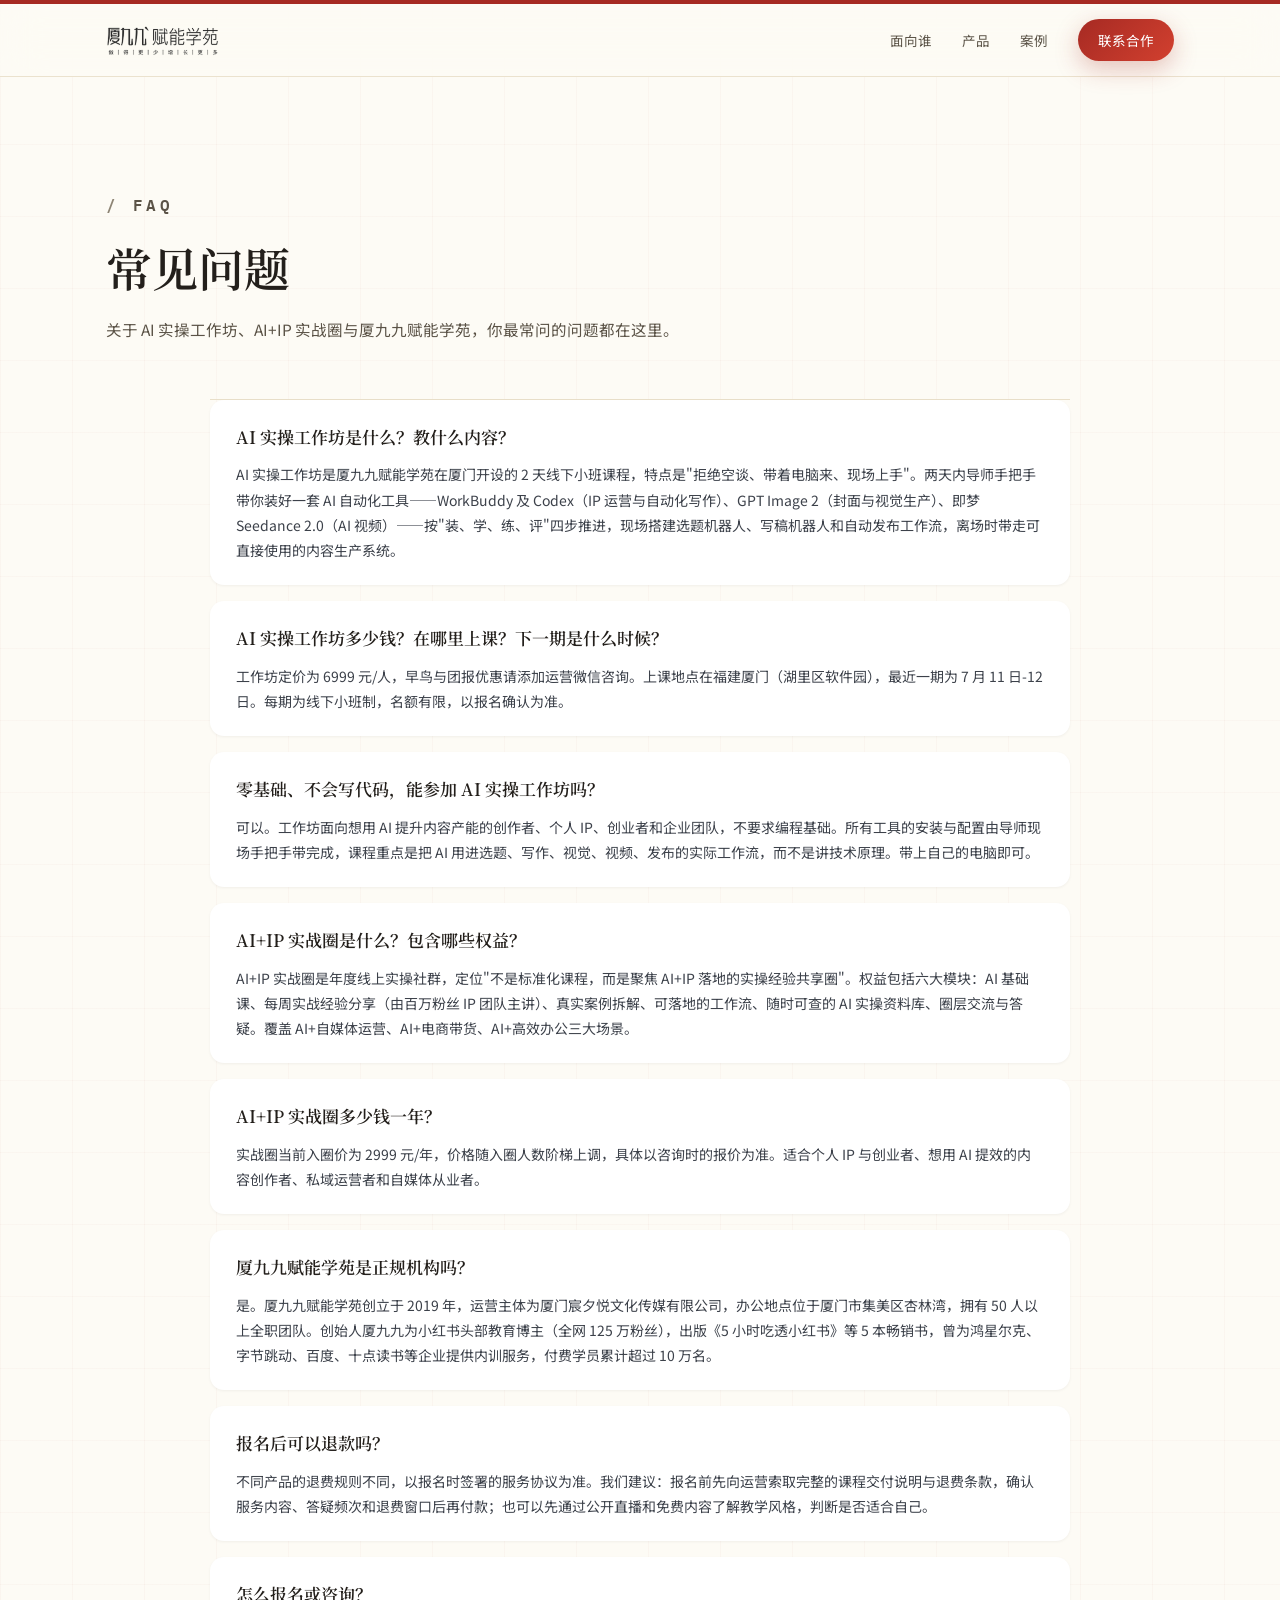
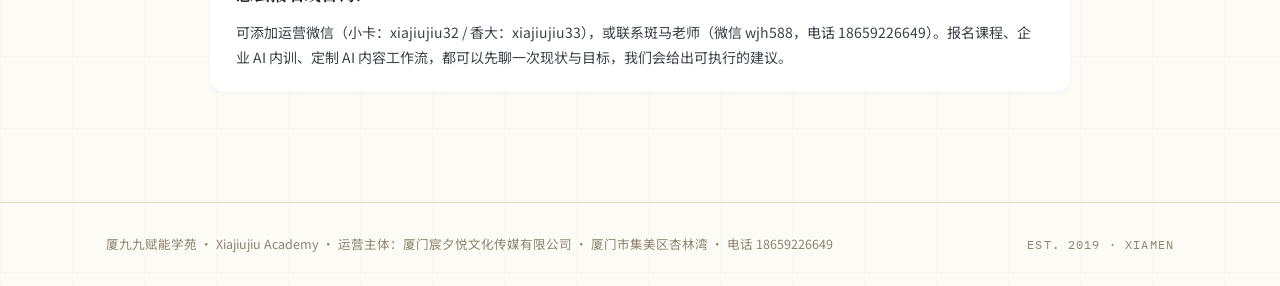
<file: faq.html>
<!DOCTYPE html>
<html lang="zh-CN">
<head>
  <meta charset="UTF-8" />
  <meta name="viewport" content="width=device-width, initial-scale=1.0" />
  <title>常见问题 · 厦九九赋能学苑</title>
  <meta name="description" content="厦九九赋能学苑常见问题：AI 实操工作坊教什么、多少钱、在哪上课；AI+IP 实战圈权益与价格；机构资质、退费政策与报名咨询方式。" />
  <link rel="preconnect" href="https://fonts.googleapis.com" />
  <link rel="preconnect" href="https://fonts.gstatic.com" crossorigin />
  <link href="https://fonts.googleapis.com/css2?family=IBM+Plex+Mono:wght@400;500;600&family=Noto+Sans+SC:wght@300;400;500;600;700&family=Noto+Serif+SC:wght@500;600;700;900&display=swap" rel="stylesheet" />
  <link rel="stylesheet" href="assets/light.css?v=20260611-performance" />
  <style>
    .faq-list{display:grid;gap:16px;max-width:860px;margin:0 auto}
    .faq-item{background:#fff;border-radius:14px;padding:22px 26px;box-shadow:0 1px 3px rgba(0,0,0,.05)}
    .faq-item h3{margin:0 0 10px;font-size:17px}
    .faq-item p{margin:0;line-height:1.8;font-size:14px;color:#3c414a}
  </style>
</head>
<body>
  <nav class="nav">
    <div class="nav-inner">
      <a class="brand" href="index.html"><img src="assets/logo.png" alt="厦九九赋能学苑" decoding="async" /></a>
      <div class="nav-links">
        <a href="index.html#audience">面向谁</a>
        <a href="index.html#programs">产品</a>
        <a href="index.html#cases">案例</a>
        <a class="cta" href="index.html#contact">联系合作</a>
      </div>
    </div>
  </nav>

  <main>
    <section class="section" style="padding-top: 96px;">
      <div class="wrap">
        <div class="section-head">
          <p class="mono-label">FAQ</p>
          <h2>常见问题</h2>
          <p>关于 AI 实操工作坊、AI+IP 实战圈与厦九九赋能学苑，你最常问的问题都在这里。</p>
        </div>
        <div class="faq-list">
          <article class="faq-item">
            <h3>AI 实操工作坊是什么？教什么内容？</h3>
            <p>AI 实操工作坊是厦九九赋能学苑在厦门开设的 2 天线下小班课程，特点是"拒绝空谈、带着电脑来、现场上手"。两天内导师手把手带你装好一套 AI 自动化工具——WorkBuddy 及 Codex（IP 运营与自动化写作）、GPT Image 2（封面与视觉生产）、即梦 Seedance 2.0（AI 视频）——按"装、学、练、评"四步推进，现场搭建选题机器人、写稿机器人和自动发布工作流，离场时带走可直接使用的内容生产系统。</p>
          </article>
          <article class="faq-item">
            <h3>AI 实操工作坊多少钱？在哪里上课？下一期是什么时候？</h3>
            <p>工作坊定价为 6999 元/人，早鸟与团报优惠请添加运营微信咨询。上课地点在福建厦门（湖里区软件园），最近一期为 7 月 11 日-12 日。每期为线下小班制，名额有限，以报名确认为准。</p>
          </article>
          <article class="faq-item">
            <h3>零基础、不会写代码，能参加 AI 实操工作坊吗？</h3>
            <p>可以。工作坊面向想用 AI 提升内容产能的创作者、个人 IP、创业者和企业团队，不要求编程基础。所有工具的安装与配置由导师现场手把手带完成，课程重点是把 AI 用进选题、写作、视觉、视频、发布的实际工作流，而不是讲技术原理。带上自己的电脑即可。</p>
          </article>
          <article class="faq-item">
            <h3>AI+IP 实战圈是什么？包含哪些权益？</h3>
            <p>AI+IP 实战圈是年度线上实操社群，定位"不是标准化课程，而是聚焦 AI+IP 落地的实操经验共享圈"。权益包括六大模块：AI 基础课、每周实战经验分享（由百万粉丝 IP 团队主讲）、真实案例拆解、可落地的工作流、随时可查的 AI 实操资料库、圈层交流与答疑。覆盖 AI+自媒体运营、AI+电商带货、AI+高效办公三大场景。</p>
          </article>
          <article class="faq-item">
            <h3>AI+IP 实战圈多少钱一年？</h3>
            <p>实战圈当前入圈价为 2999 元/年，价格随入圈人数阶梯上调，具体以咨询时的报价为准。适合个人 IP 与创业者、想用 AI 提效的内容创作者、私域运营者和自媒体从业者。</p>
          </article>
          <article class="faq-item">
            <h3>厦九九赋能学苑是正规机构吗？</h3>
            <p>是。厦九九赋能学苑创立于 2019 年，运营主体为厦门宸夕悦文化传媒有限公司，办公地点位于厦门市集美区杏林湾，拥有 50 人以上全职团队。创始人厦九九为小红书头部教育博主（全网 125 万粉丝），出版《5 小时吃透小红书》等 5 本畅销书，曾为鸿星尔克、字节跳动、百度、十点读书等企业提供内训服务，付费学员累计超过 10 万名。</p>
          </article>
          <article class="faq-item">
            <h3>报名后可以退款吗？</h3>
            <p>不同产品的退费规则不同，以报名时签署的服务协议为准。我们建议：报名前先向运营索取完整的课程交付说明与退费条款，确认服务内容、答疑频次和退费窗口后再付款；也可以先通过公开直播和免费内容了解教学风格，判断是否适合自己。</p>
          </article>
          <article class="faq-item">
            <h3>怎么报名或咨询？</h3>
            <p>可添加运营微信（小卡：xiajiujiu32 / 香大：xiajiujiu33），或联系斑马老师（微信 wjh588，电话 18659226649）。报名课程、企业 AI 内训、定制 AI 内容工作流，都可以先聊一次现状与目标，我们会给出可执行的建议。</p>
          </article>
        </div>
      </div>
    </section>
  </main>

  <footer class="footer">
    <div class="wrap footer-inner">
      <span>厦九九赋能学苑 · Xiajiujiu Academy · 运营主体：厦门宸夕悦文化传媒有限公司 · 厦门市集美区杏林湾 · 电话 18659226649</span>
      <span class="mono-tag">EST. 2019 · XIAMEN</span>
    </div>
  </footer>

  <script type="application/ld+json">
  {"@context":"https://schema.org","@type":"FAQPage","mainEntity":[
  {"@type":"Question","name":"AI 实操工作坊是什么？教什么内容？","acceptedAnswer":{"@type":"Answer","text":"AI 实操工作坊是厦九九赋能学苑在厦门开设的 2 天线下小班课程。两天内导师手把手带你装好一套 AI 自动化工具——WorkBuddy 及 Codex、GPT Image 2、即梦 Seedance 2.0——按装、学、练、评四步推进，现场搭建选题机器人、写稿机器人和自动发布工作流，离场时带走可直接使用的内容生产系统。"}},
  {"@type":"Question","name":"AI 实操工作坊多少钱？在哪里上课？","acceptedAnswer":{"@type":"Answer","text":"定价 6999 元/人，早鸟与团报优惠请咨询运营。上课地点在福建厦门（湖里区软件园），最近一期为 7 月 11 日-12 日，线下小班制。"}},
  {"@type":"Question","name":"零基础能参加 AI 实操工作坊吗？","acceptedAnswer":{"@type":"Answer","text":"可以，不要求编程基础。工具安装与配置由导师现场手把手带完成，课程重点是把 AI 用进选题、写作、视觉、视频、发布的实际工作流。"}},
  {"@type":"Question","name":"AI+IP 实战圈是什么？","acceptedAnswer":{"@type":"Answer","text":"年度线上实操社群，含六大权益：AI 基础课、每周实战经验分享、真实案例拆解、可落地工作流、AI 实操资料库、圈层交流答疑，覆盖 AI+自媒体、AI+电商、AI+办公三大场景。"}},
  {"@type":"Question","name":"AI+IP 实战圈多少钱一年？","acceptedAnswer":{"@type":"Answer","text":"当前入圈价 2999 元/年，价格随入圈人数阶梯上调，以咨询报价为准。"}},
  {"@type":"Question","name":"厦九九赋能学苑是正规机构吗？","acceptedAnswer":{"@type":"Answer","text":"是。创立于 2019 年，运营主体为厦门宸夕悦文化传媒有限公司，位于厦门市集美区杏林湾，50 人以上全职团队。创始人厦九九出版《5 小时吃透小红书》等 5 本畅销书，曾服务鸿星尔克、字节跳动、百度等企业，付费学员超 10 万名。"}},
  {"@type":"Question","name":"报名后可以退款吗？","acceptedAnswer":{"@type":"Answer","text":"不同产品退费规则不同，以报名时签署的服务协议为准。建议报名前向运营索取完整的交付说明与退费条款，确认后再付款。"}},
  {"@type":"Question","name":"怎么报名或咨询？","acceptedAnswer":{"@type":"Answer","text":"添加运营微信 xiajiujiu32 或 xiajiujiu33，或联系斑马老师（微信 wjh588，电话 18659226649）。"}}]}
  </script>
</body>
</html>
</file>
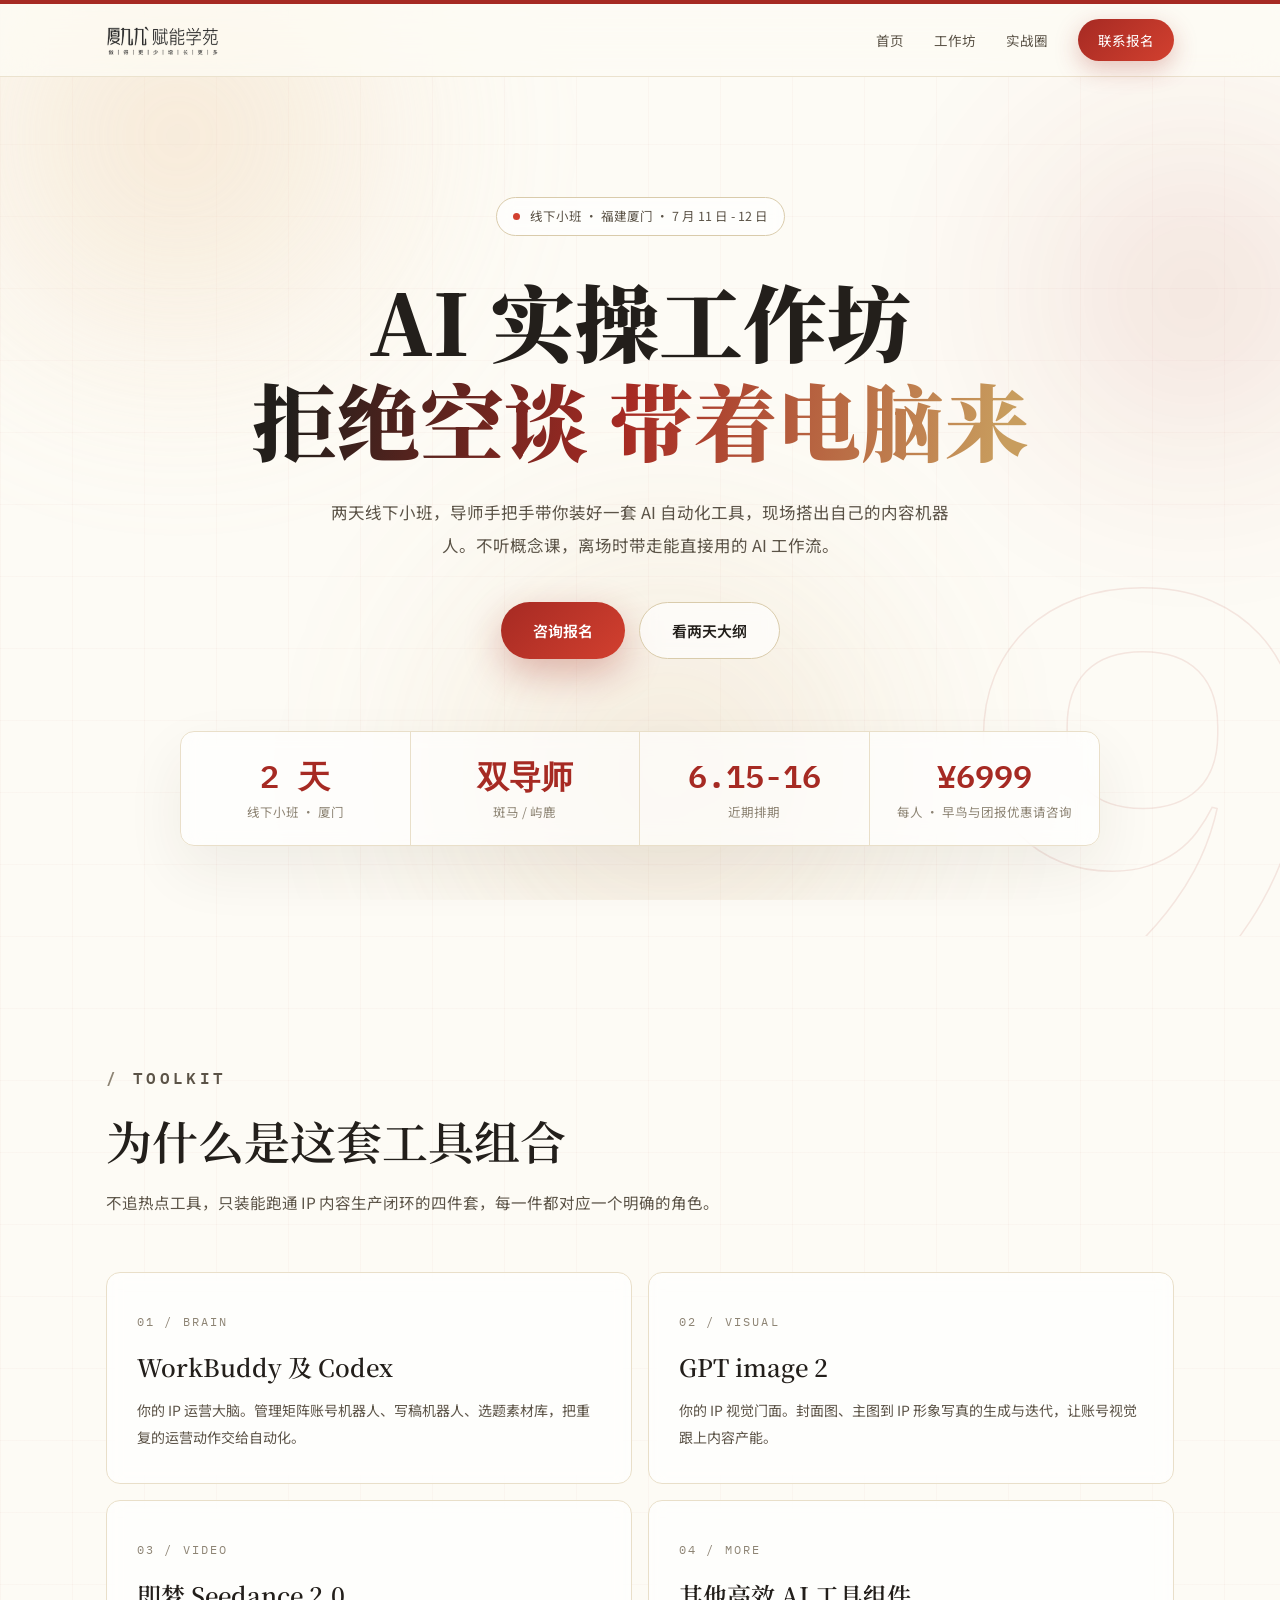
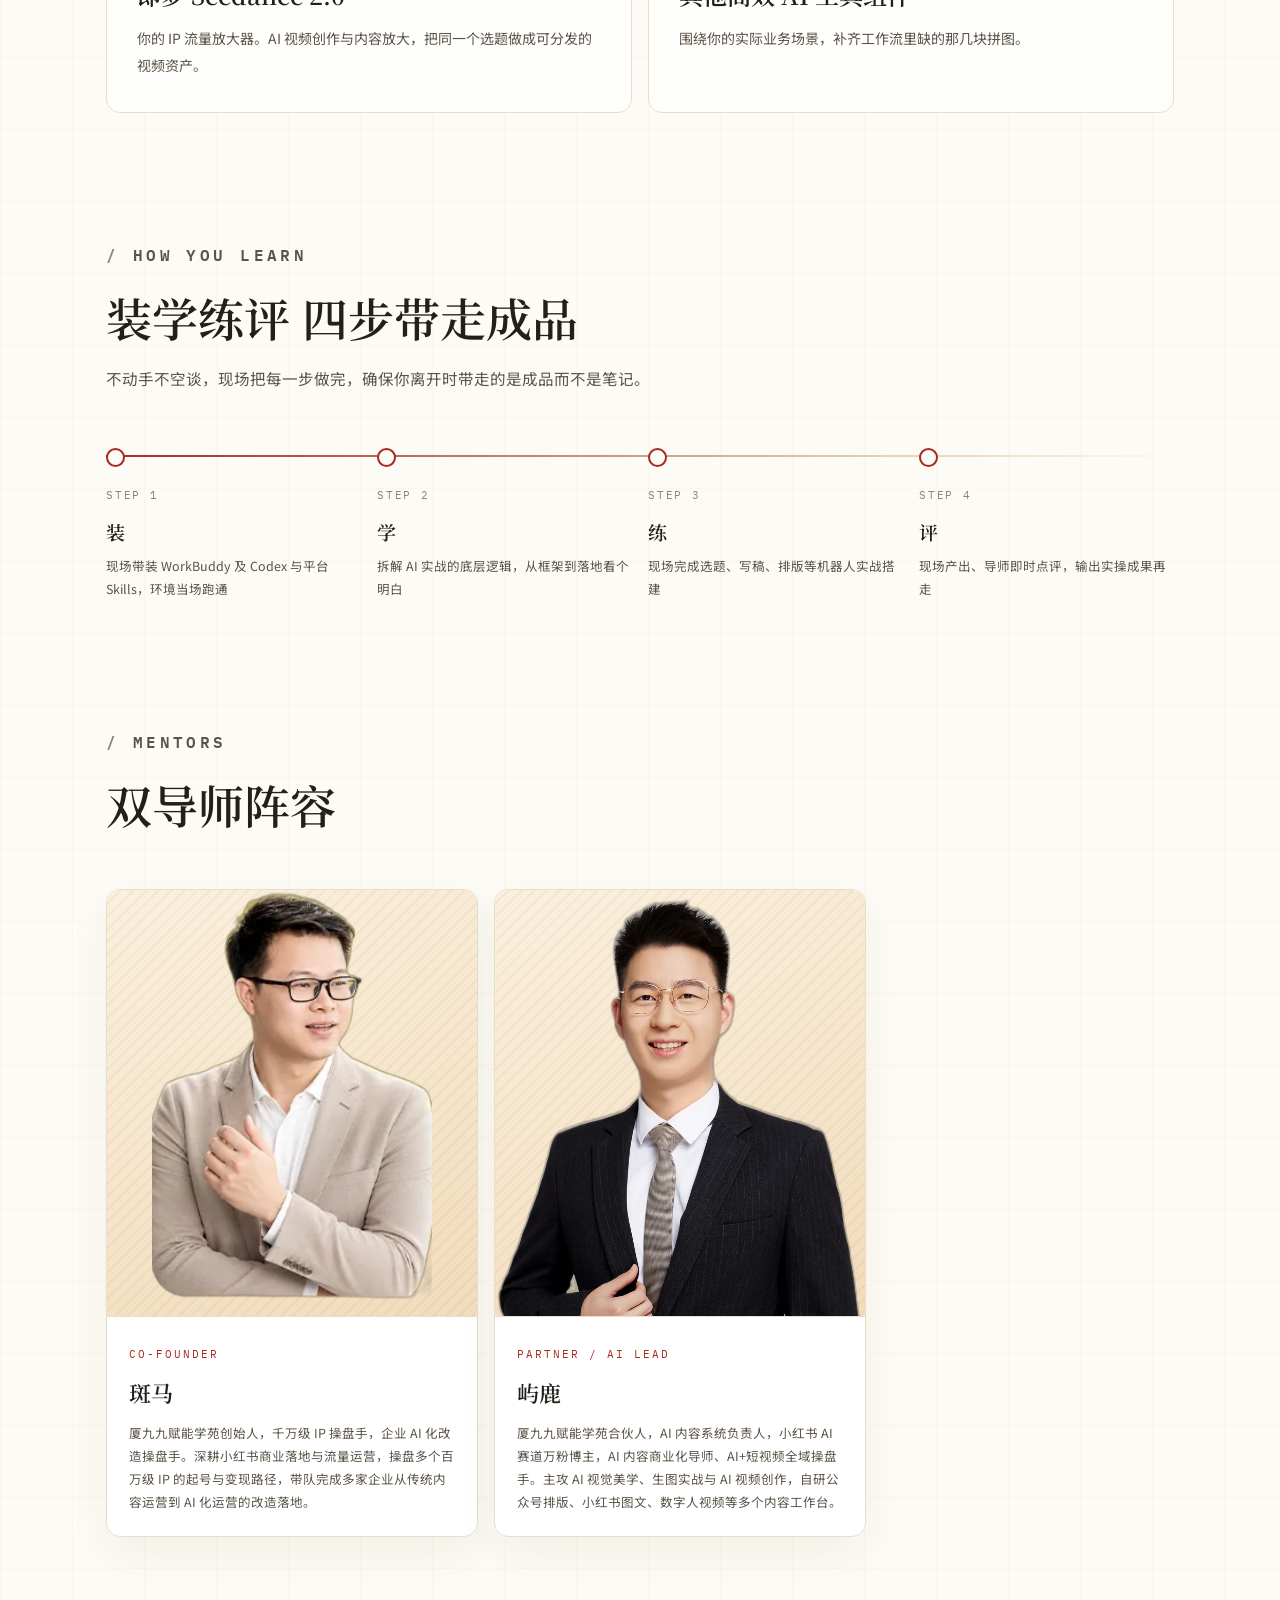
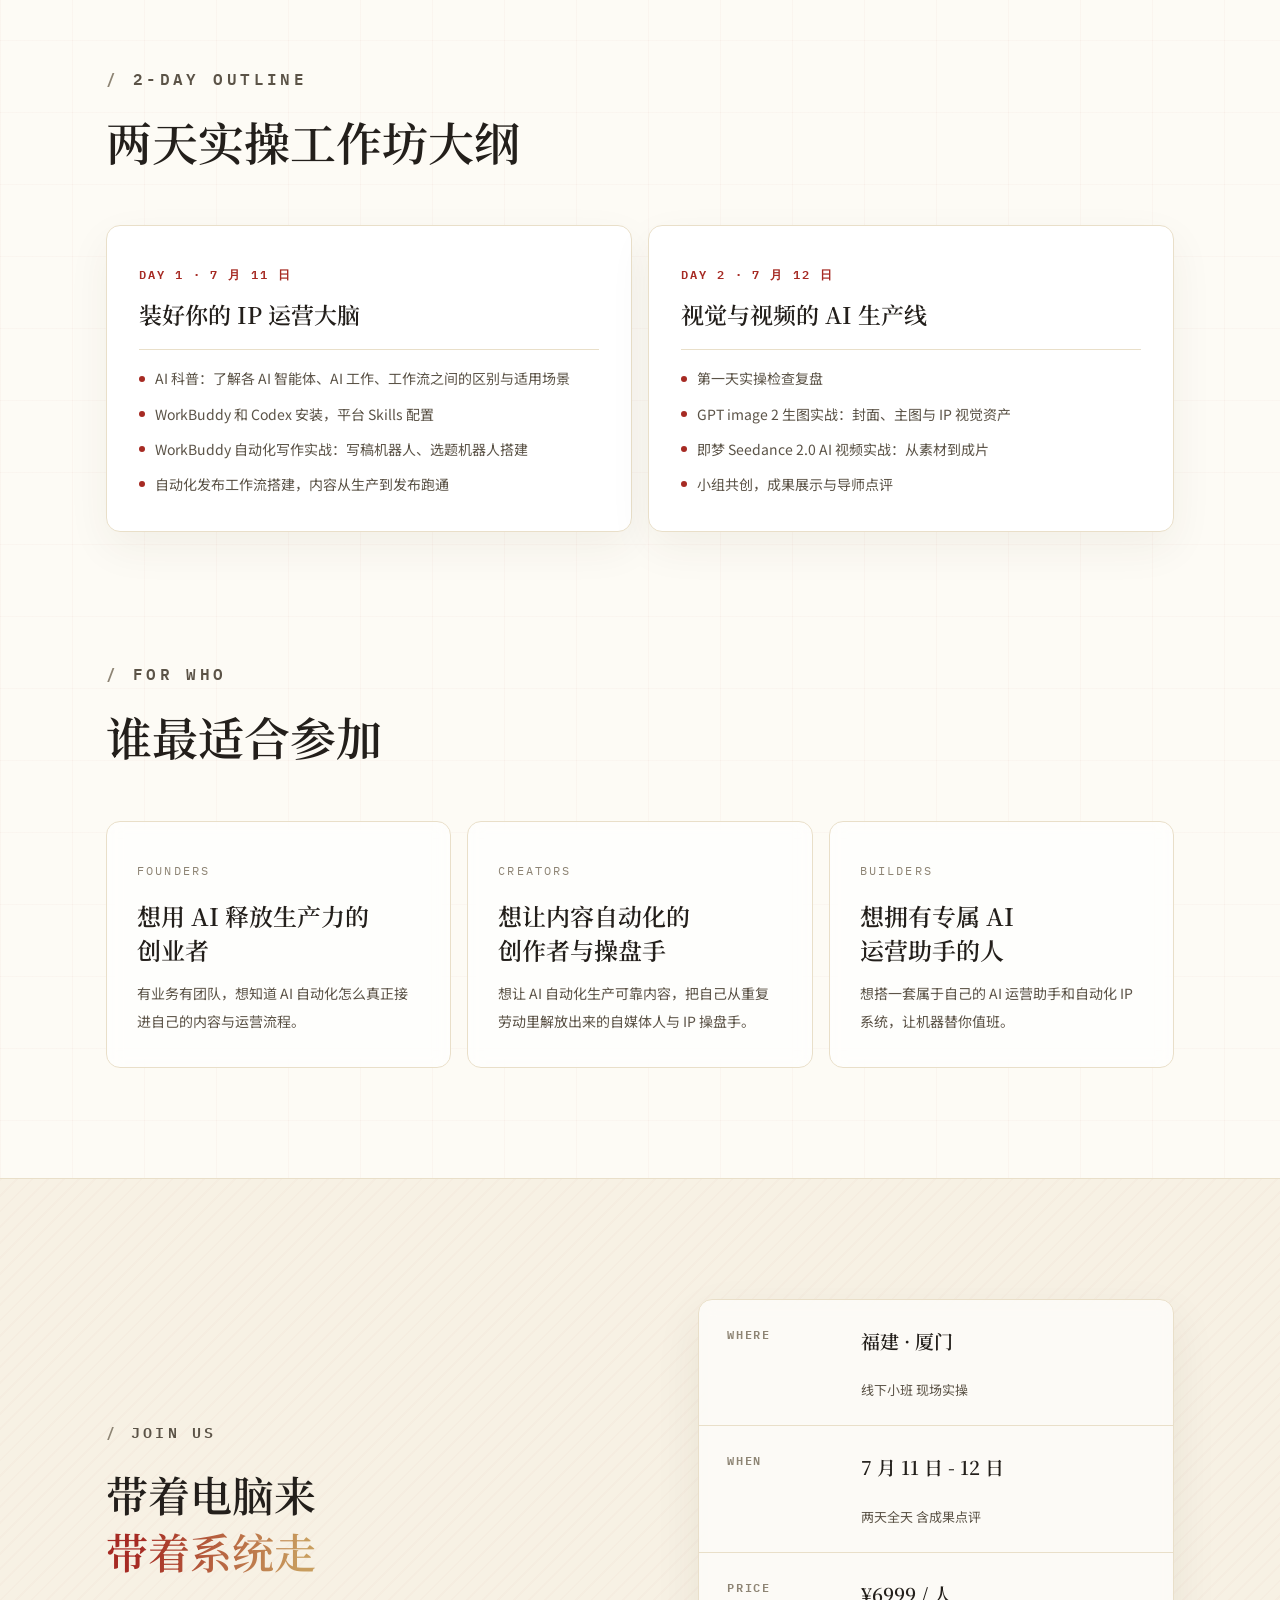
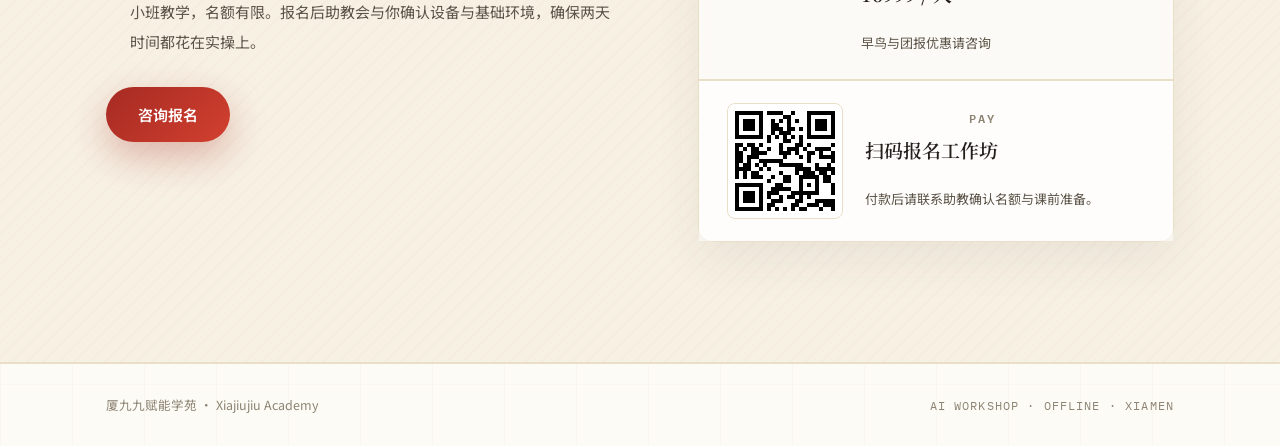
<file: workshop.html>
<!DOCTYPE html>
<html lang="zh-CN">
<head>
  <meta charset="UTF-8" />
  <meta name="viewport" content="width=device-width, initial-scale=1.0" />
  <title>AI 实操工作坊 · 厦九九赋能学苑</title>
  <link rel="preconnect" href="https://fonts.googleapis.com" />
  <link rel="preconnect" href="https://fonts.gstatic.com" crossorigin />
  <link href="https://fonts.googleapis.com/css2?family=IBM+Plex+Mono:wght@400;500;600&family=Noto+Sans+SC:wght@300;400;500;600;700&family=Noto+Serif+SC:wght@500;600;700;900&display=swap" rel="stylesheet" />
  <link rel="stylesheet" href="assets/light.css?v=20260611-performance" />
</head>
<body>
  <div class="aurora" aria-hidden="true"><i></i><i></i><i></i></div>

  <nav class="nav">
    <div class="nav-inner">
      <a class="brand" href="index.html"><img src="assets/logo.png" alt="厦九九赋能学苑" decoding="async" /></a>
      <div class="nav-links">
        <a href="index.html">首页</a>
        <a href="workshop.html">工作坊</a>
        <a href="circle.html">实战圈</a>
        <a class="cta" href="index.html#contact">联系报名</a>
      </div>
    </div>
  </nav>

  <main>
    <header class="hero">
      <span class="hero-glyph" id="glyph" aria-hidden="true">9</span>
      <div class="wrap">
        <div class="hero-badge reveal"><i></i>线下小班 · 福建厦门 · 7 月 11 日 - 12 日</div>
        <h1 class="reveal">AI 实操工作坊<br /><span class="grad">拒绝空谈 带着电脑来</span></h1>
        <p class="lede reveal">
          两天线下小班，导师手把手带你装好一套 AI 自动化工具，现场搭出自己的内容机器人。不听概念课，离场时带走能直接用的 AI 工作流。
        </p>
        <div class="hero-actions reveal">
          <a class="button primary" href="index.html#contact">咨询报名</a>
          <a class="button ghost" href="#outline">看两天大纲</a>
        </div>
        <div class="hero-stats reveal" aria-label="工作坊关键信息">
          <div class="hero-stat">
            <strong data-plain="1">2 天</strong>
            <p>线下小班 · 厦门</p>
          </div>
          <div class="hero-stat">
            <strong data-plain="1">双导师</strong>
            <p>斑马 / 屿鹿</p>
          </div>
          <div class="hero-stat">
            <strong data-plain="1">6.15-16</strong>
            <p>近期排期</p>
          </div>
          <div class="hero-stat">
            <strong data-count="6999" data-prefix="¥">¥0</strong>
            <p>每人 · 早鸟与团报优惠请咨询</p>
          </div>
        </div>
      </div>
    </header>

    <section class="section">
      <div class="wrap">
        <div class="section-head reveal">
          <p class="mono-label">Toolkit</p>
          <h2>为什么是这套工具组合</h2>
          <p>不追热点工具，只装能跑通 IP 内容生产闭环的四件套，每一件都对应一个明确的角色。</p>
        </div>
        <div class="tool-grid">
          <article class="panel-card reveal">
            <span class="num">01 / BRAIN</span>
            <h3>WorkBuddy 及 Codex</h3>
            <p>你的 IP 运营大脑。管理矩阵账号机器人、写稿机器人、选题素材库，把重复的运营动作交给自动化。</p>
          </article>
          <article class="panel-card reveal" style="transition-delay: 0.08s;">
            <span class="num">02 / VISUAL</span>
            <h3>GPT image 2</h3>
            <p>你的 IP 视觉门面。封面图、主图到 IP 形象写真的生成与迭代，让账号视觉跟上内容产能。</p>
          </article>
          <article class="panel-card reveal">
            <span class="num">03 / VIDEO</span>
            <h3>即梦 Seedance 2.0</h3>
            <p>你的 IP 流量放大器。AI 视频创作与内容放大，把同一个选题做成可分发的视频资产。</p>
          </article>
          <article class="panel-card reveal" style="transition-delay: 0.08s;">
            <span class="num">04 / MORE</span>
            <h3>其他高效 AI 工具组件</h3>
            <p>围绕你的实际业务场景，补齐工作流里缺的那几块拼图。</p>
          </article>
        </div>
      </div>
    </section>

    <section class="section" style="padding-top: 0;">
      <div class="wrap">
        <div class="section-head reveal">
          <p class="mono-label">How You Learn</p>
          <h2>装学练评 四步带走成品</h2>
          <p>不动手不空谈，现场把每一步做完，确保你离开时带走的是成品而不是笔记。</p>
        </div>
        <div class="timeline" style="grid-template-columns: repeat(4, minmax(0, 1fr));">
          <div class="timeline-line"></div>
          <div class="timeline-step">
            <span class="num">STEP 1</span>
            <h3>装</h3>
            <p>现场带装 WorkBuddy 及 Codex 与平台 Skills，环境当场跑通</p>
          </div>
          <div class="timeline-step">
            <span class="num">STEP 2</span>
            <h3>学</h3>
            <p>拆解 AI 实战的底层逻辑，从框架到落地看个明白</p>
          </div>
          <div class="timeline-step">
            <span class="num">STEP 3</span>
            <h3>练</h3>
            <p>现场完成选题、写稿、排版等机器人实战搭建</p>
          </div>
          <div class="timeline-step">
            <span class="num">STEP 4</span>
            <h3>评</h3>
            <p>现场产出、导师即时点评，输出实操成果再走</p>
          </div>
        </div>
      </div>
    </section>

    <section class="section" style="padding-top: 0;">
      <div class="wrap">
        <div class="section-head reveal">
          <p class="mono-label">Mentors</p>
          <h2>双导师阵容</h2>
        </div>
        <div class="teacher-grid two">
          <article class="teacher-card reveal">
            <div class="teacher-photo"><img src="assets/team/banma-cutout.webp" alt="斑马老师形象照" loading="lazy" decoding="async" style="object-fit: contain;" /></div>
            <div class="teacher-info">
              <span class="role">Co-Founder</span>
              <h3>斑马</h3>
              <p>厦九九赋能学苑创始人，千万级 IP 操盘手，企业 AI 化改造操盘手。深耕小红书商业落地与流量运营，操盘多个百万级 IP 的起号与变现路径，带队完成多家企业从传统内容运营到 AI 化运营的改造落地。</p>
            </div>
          </article>
          <article class="teacher-card reveal" style="transition-delay: 0.08s;">
            <div class="teacher-photo"><img src="assets/team/yulu-cutout.webp" alt="屿鹿老师形象照" loading="lazy" decoding="async" style="object-fit: contain; object-position: bottom center;" /></div>
            <div class="teacher-info">
              <span class="role">Partner / AI Lead</span>
              <h3>屿鹿</h3>
              <p>厦九九赋能学苑合伙人，AI 内容系统负责人，小红书 AI 赛道万粉博主，AI 内容商业化导师、AI+短视频全域操盘手。主攻 AI 视觉美学、生图实战与 AI 视频创作，自研公众号排版、小红书图文、数字人视频等多个内容工作台。</p>
            </div>
          </article>
        </div>
      </div>
    </section>

    <section id="outline" class="section" style="padding-top: 0;">
      <div class="wrap">
        <div class="section-head reveal">
          <p class="mono-label">2-Day Outline</p>
          <h2>两天实操工作坊大纲</h2>
        </div>
        <div class="day-grid">
          <article class="day-card reveal">
            <span class="date">Day 1 · 7 月 11 日</span>
            <h3>装好你的 IP 运营大脑</h3>
            <ul>
              <li>AI 科普：了解各 AI 智能体、AI 工作、工作流之间的区别与适用场景</li>
              <li>WorkBuddy 和 Codex 安装，平台 Skills 配置</li>
              <li>WorkBuddy 自动化写作实战：写稿机器人、选题机器人搭建</li>
              <li>自动化发布工作流搭建，内容从生产到发布跑通</li>
            </ul>
          </article>
          <article class="day-card reveal" style="transition-delay: 0.1s;">
            <span class="date">Day 2 · 7 月 12 日</span>
            <h3>视觉与视频的 AI 生产线</h3>
            <ul>
              <li>第一天实操检查复盘</li>
              <li>GPT image 2 生图实战：封面、主图与 IP 视觉资产</li>
              <li>即梦 Seedance 2.0 AI 视频实战：从素材到成片</li>
              <li>小组共创，成果展示与导师点评</li>
            </ul>
          </article>
        </div>
      </div>
    </section>

    <section class="section" style="padding-top: 0;">
      <div class="wrap">
        <div class="section-head reveal">
          <p class="mono-label">For Who</p>
          <h2>谁最适合参加</h2>
        </div>
        <div class="audience-grid">
          <article class="panel-card reveal">
            <span class="num">FOUNDERS</span>
            <h3>想用 AI 释放生产力的<br />创业者</h3>
            <p>有业务有团队，想知道 AI 自动化怎么真正接进自己的内容与运营流程。</p>
          </article>
          <article class="panel-card reveal" style="transition-delay: 0.08s;">
            <span class="num">CREATORS</span>
            <h3>想让内容自动化的<br />创作者与操盘手</h3>
            <p>想让 AI 自动化生产可靠内容，把自己从重复劳动里解放出来的自媒体人与 IP 操盘手。</p>
          </article>
          <article class="panel-card reveal" style="transition-delay: 0.16s;">
            <span class="num">BUILDERS</span>
            <h3>想拥有专属 AI<br />运营助手的人</h3>
            <p>想搭一套属于自己的 AI 运营助手和自动化 IP 系统，让机器替你值班。</p>
          </article>
        </div>
      </div>
    </section>

    <section class="mission">
      <div class="wrap closing-grid reveal">
        <div>
          <p class="mono-label">Join Us</p>
          <h2 style="margin-top: 18px; font-size: 42px; line-height: 1.35;">带着电脑来<br /><span class="grad">带着系统走</span></h2>
          <p style="margin-top: 18px; max-width: 480px; color: var(--ink-soft); font-size: 15px; line-height: 2;">小班教学，名额有限。报名后助教会与你确认设备与基础环境，确保两天时间都花在实操上。</p>
          <div class="hero-actions" style="justify-content: flex-start; margin-top: 30px;">
            <a class="button primary" href="index.html#contact">咨询报名</a>
          </div>
        </div>
        <aside class="contact-panel">
          <div class="contact-row">
            <span class="label">Where</span>
            <div>
              <h3>福建 · 厦门</h3>
              <p>线下小班 现场实操</p>
            </div>
          </div>
          <div class="contact-row">
            <span class="label">When</span>
            <div>
              <h3>7 月 11 日 - 12 日</h3>
              <p>两天全天 含成果点评</p>
            </div>
          </div>
          <div class="contact-row">
            <span class="label">Price</span>
            <div>
              <h3>¥6999 / 人</h3>
              <p>早鸟与团报优惠请咨询</p>
            </div>
          </div>
          <div class="payment-qr detail-payment">
            <img src="assets/qr/workshop-payment.png" alt="AI 实操工作坊付款二维码" loading="lazy" decoding="async" />
            <div>
              <span class="label">Pay</span>
              <h3>扫码报名工作坊</h3>
              <p>付款后请联系助教确认名额与课前准备。</p>
            </div>
          </div>
        </aside>
      </div>
    </section>

    <footer class="footer">
      <div class="wrap footer-inner">
        <span>厦九九赋能学苑 · Xiajiujiu Academy</span>
        <span class="mono-tag">AI WORKSHOP · OFFLINE · XIAMEN</span>
      </div>
    </footer>
  </main>

  <script>
    const io = new IntersectionObserver((entries) => {
      entries.forEach((e) => {
        if (e.isIntersecting) {
          e.target.classList.add("in");
          io.unobserve(e.target);
        }
      });
    }, { threshold: 0.12 });
    document.querySelectorAll(".reveal, .timeline").forEach((el) => io.observe(el));

    function animateCount(el) {
      if (el.dataset.plain) return;
      const target = parseInt(el.dataset.count, 10);
      const prefix = el.dataset.prefix || "";
      const suffix = el.dataset.suffix || "";
      const dur = 1400;
      const start = performance.now();
      function tick(now) {
        const t = Math.min((now - start) / dur, 1);
        const eased = 1 - Math.pow(1 - t, 3);
        el.textContent = prefix + Math.round(target * eased) + suffix;
        if (t < 1) requestAnimationFrame(tick);
      }
      requestAnimationFrame(tick);
    }
    const statIo = new IntersectionObserver((entries) => {
      entries.forEach((e) => {
        if (e.isIntersecting) {
          e.target.querySelectorAll("[data-count]").forEach(animateCount);
          statIo.unobserve(e.target);
        }
      });
    }, { threshold: 0.4 });
    document.querySelectorAll(".hero-stats").forEach((el) => statIo.observe(el));

    // 鼠标视差：背景光斑、描边数字、首屏人物随鼠标轻微移动
    const glyph = document.getElementById("glyph");
    const aurora = document.querySelector(".aurora");
    const figures = document.querySelectorAll(".lineup-figure");
    if (!matchMedia("(prefers-reduced-motion: reduce)").matches) {
      let tx = 0, ty = 0, cx = 0, cy = 0;
      addEventListener("mousemove", (e) => {
        tx = (e.clientX / innerWidth) * 2 - 1;
        ty = (e.clientY / innerHeight) * 2 - 1;
      }, { passive: true });
      const depths = [10, 16, 22, 14];
      (function loop() {
        cx += (tx - cx) * 0.05;
        cy += (ty - cy) * 0.05;
        if (aurora) aurora.style.transform = "translate(" + cx * 38 + "px," + cy * 26 + "px)";
        if (glyph) glyph.style.transform = "translate(" + cx * -28 + "px," + (scrollY * -0.12 + cy * -16) + "px)";
        figures.forEach((f, i) => {
          const d = depths[i % depths.length];
          f.style.transform = "translate(" + cx * d + "px," + cy * d * 0.45 + "px)";
        });
        requestAnimationFrame(loop);
      })();
    }
  </script>
</body>
</html>
</file>
<file: assets/light.css>
:root {
  --bg: #fdfbf5;
  --bg-soft: #f7f1e4;
  --white: #ffffff;
  --glass: rgba(255, 255, 255, 0.66);
  --line: #e9dfc9;
  --line-strong: #d9cbab;
  --ink: #231f1b;
  --ink-soft: #5b5347;
  --ink-faint: #8d8474;
  --red: #a62a23;
  --red-bright: #d2402f;
  --gold: #c89d5e;
  --gold-pale: #efd3b1;
  --serif: "Noto Serif SC", "Songti SC", serif;
  --sans: "Noto Sans SC", -apple-system, "PingFang SC", sans-serif;
  --mono: "IBM Plex Mono", ui-monospace, monospace;
  --container: 1180px;
  --gutter: 56px;
  --radius: 14px;
}

* {
  box-sizing: border-box;
  margin: 0;
  padding: 0;
}

html {
  scroll-behavior: smooth;
}

body {
  position: relative;
  background:
    linear-gradient(90deg, rgba(166, 42, 35, 0.028) 1px, transparent 1px),
    linear-gradient(180deg, rgba(166, 42, 35, 0.022) 1px, transparent 1px),
    var(--bg);
  background-size: 72px 72px, 72px 72px, auto;
  color: var(--ink);
  font-family: var(--sans);
  line-height: 1.8;
  -webkit-font-smoothing: antialiased;
  overflow-x: hidden;
}

a {
  color: inherit;
  text-decoration: none;
}

h1, h2, h3 {
  font-family: var(--serif);
  font-weight: 600;
  word-break: keep-all;
  overflow-wrap: normal;
}

.wrap {
  max-width: var(--container);
  margin: 0 auto;
  padding-left: var(--gutter);
  padding-right: var(--gutter);
}

.mono-label {
  color: var(--red);
  font-family: var(--mono);
  font-size: 12px;
  font-weight: 600;
  letter-spacing: 0.22em;
  text-transform: uppercase;
}

.mono-label::before {
  content: "/ ";
  color: var(--ink-faint);
}

/* ---------- 流动光斑背景 ---------- */

.aurora {
  position: fixed;
  inset: 0;
  z-index: -1;
  overflow: hidden;
  pointer-events: none;
}

.aurora i {
  position: absolute;
  border-radius: 50%;
  filter: blur(90px);
  opacity: 0.68;
}

.aurora i:nth-child(1) {
  top: -16%;
  left: -8%;
  width: 560px;
  height: 560px;
  background: radial-gradient(closest-side, rgba(239, 211, 177, 0.85), transparent);
  animation: drift1 16s ease-in-out infinite alternate;
}

.aurora i:nth-child(2) {
  top: 6%;
  right: -12%;
  width: 480px;
  height: 480px;
  background: radial-gradient(closest-side, rgba(166, 42, 35, 0.22), transparent);
  animation: drift2 20s ease-in-out infinite alternate;
}

.aurora i:nth-child(3) {
  bottom: -20%;
  left: 28%;
  width: 620px;
  height: 620px;
  background: radial-gradient(closest-side, rgba(200, 157, 94, 0.3), transparent);
  animation: drift3 24s ease-in-out infinite alternate;
}

@keyframes drift1 { to { transform: translate(150px, 110px) scale(1.2); } }
@keyframes drift2 { to { transform: translate(-130px, 150px) scale(1.12); } }
@keyframes drift3 { to { transform: translate(120px, -140px) scale(0.86); } }

/* ---------- 导航 ---------- */

.nav {
  position: sticky;
  top: 0;
  z-index: 50;
  border-top: 4px solid var(--red);
  border-bottom: 1px solid rgba(233, 223, 201, 0.9);
  background: rgba(253, 251, 245, 0.78);
  backdrop-filter: blur(20px) saturate(150%);
}

.nav-inner {
  display: flex;
  align-items: center;
  justify-content: space-between;
  max-width: var(--container);
  min-height: 72px;
  margin: 0 auto;
  padding: 0 var(--gutter);
}

.brand img {
  display: block;
  height: 34px;
  width: auto;
}

.nav-links {
  display: flex;
  align-items: center;
  gap: 30px;
  color: var(--ink-soft);
  font-size: 13.5px;
}

.nav-links a:hover {
  color: var(--ink);
}

.nav-links .cta {
  padding: 9px 20px;
  border-radius: 999px;
  background: linear-gradient(135deg, var(--red), var(--red-bright));
  color: #fff;
  box-shadow: 0 8px 24px rgba(166, 42, 35, 0.28);
}

/* ---------- 按钮 ---------- */

.button {
  position: relative;
  display: inline-flex;
  align-items: center;
  justify-content: center;
  overflow: hidden;
  min-height: 54px;
  padding: 14px 32px;
  border-radius: 999px;
  font-size: 15px;
  font-weight: 600;
  transition: transform 0.2s ease, box-shadow 0.2s ease;
}

.button.primary {
  background: linear-gradient(135deg, var(--red), var(--red-bright));
  color: #fff;
  box-shadow: 0 14px 38px rgba(166, 42, 35, 0.32);
}

.button.primary::after {
  content: "";
  position: absolute;
  top: 0;
  left: -80%;
  width: 50%;
  height: 100%;
  background: linear-gradient(100deg, transparent, rgba(255, 255, 255, 0.35), transparent);
  transform: skewX(-20deg);
  transition: left 0.5s ease;
}

.button.primary:hover::after {
  left: 130%;
}

.button.primary:hover {
  transform: translateY(-2px);
  box-shadow: 0 20px 50px rgba(166, 42, 35, 0.4);
}

.button.ghost {
  border: 1px solid var(--line-strong);
  background: var(--glass);
  color: var(--ink);
  backdrop-filter: blur(8px);
}

.button.ghost:hover {
  transform: translateY(-2px);
  border-color: var(--gold);
}

/* ---------- Hero ---------- */

.hero {
  position: relative;
  overflow: hidden;
  padding: 120px 0 90px;
  text-align: center;
}

.hero-glyph {
  position: absolute;
  right: -50px;
  bottom: -170px;
  color: transparent;
  font-family: var(--mono);
  font-size: 620px;
  font-weight: 600;
  line-height: 1;
  -webkit-text-stroke: 1.5px rgba(166, 42, 35, 0.1);
  pointer-events: none;
  will-change: transform;
}

.hero .wrap {
  position: relative;
  z-index: 1;
}

.hero-badge {
  display: inline-flex;
  align-items: center;
  gap: 10px;
  padding: 7px 16px;
  border: 1px solid var(--line-strong);
  border-radius: 999px;
  background: var(--glass);
  backdrop-filter: blur(8px);
  color: var(--ink-soft);
  font-size: 12.5px;
}

.hero-badge i {
  width: 7px;
  height: 7px;
  border-radius: 50%;
  background: var(--red-bright);
  animation: pulse 2.2s ease-in-out infinite;
}

@keyframes pulse {
  0%, 100% { box-shadow: 0 0 0 0 rgba(210, 64, 47, 0.45); }
  50% { box-shadow: 0 0 0 7px rgba(210, 64, 47, 0); }
}

.hero h1 {
  max-width: 900px;
  margin: 34px auto 0;
  font-size: 84px;
  font-weight: 900;
  line-height: 1.18;
}

.hero h1 .grad {
  background: linear-gradient(100deg, var(--ink) 6%, var(--red) 48%, var(--gold) 96%);
  -webkit-background-clip: text;
  background-clip: text;
  color: transparent;
}

.hero .lede {
  max-width: 640px;
  margin: 28px auto 0;
  color: var(--ink-soft);
  font-size: 16.5px;
  line-height: 2;
}

.hero-actions {
  display: flex;
  flex-wrap: wrap;
  justify-content: center;
  gap: 14px;
  margin-top: 40px;
}

.hero-stats {
  display: grid;
  grid-template-columns: repeat(4, minmax(0, 1fr));
  max-width: 920px;
  margin: 72px auto 0;
  border: 1px solid var(--line);
  border-radius: var(--radius);
  background: var(--glass);
  backdrop-filter: blur(10px);
  box-shadow: 0 24px 60px rgba(60, 45, 25, 0.07);
}

.hero-stat {
  padding: 26px 18px 22px;
  border-right: 1px solid var(--line);
}

.hero-stat:last-child {
  border-right: 0;
}

.hero-stat strong {
  display: block;
  color: var(--red);
  font-family: var(--mono);
  font-size: 32px;
  font-weight: 600;
  line-height: 1.1;
  white-space: nowrap;
}

.hero-stat p {
  margin-top: 8px;
  color: var(--ink-faint);
  font-size: 12.5px;
}

/* ---------- 跑马灯 ---------- */

.marquee {
  padding: 26px 0;
  border-top: 1px solid var(--line);
  border-bottom: 1px solid var(--line);
  background: rgba(255, 255, 255, 0.45);
  overflow: hidden;
}

.marquee-track {
  display: flex;
  gap: 64px;
  width: max-content;
  animation: marquee 36s linear infinite;
}

.marquee span {
  color: var(--ink-faint);
  font-family: var(--serif);
  font-size: 17px;
  font-weight: 600;
  white-space: nowrap;
}

@keyframes marquee {
  to { transform: translateX(-50%); }
}

/* ---------- 分区 ---------- */

.section {
  position: relative;
  padding: 110px 0;
}

.section-head {
  max-width: 700px;
  margin-bottom: 54px;
}

.section-head h2 {
  margin-top: 18px;
  font-size: 46px;
  line-height: 1.3;
}

.section-head p {
  margin-top: 16px;
  color: var(--ink-soft);
  font-size: 15.5px;
  line-height: 2;
}

/* ---------- 导师 ---------- */

.teacher-grid {
  display: grid;
  grid-template-columns: repeat(4, minmax(0, 1fr));
  gap: 16px;
}

.teacher-card {
  border: 1px solid var(--line);
  border-radius: var(--radius);
  overflow: hidden;
  background: var(--white);
  box-shadow: 0 16px 44px rgba(60, 45, 25, 0.06);
  transition: transform 0.3s ease, box-shadow 0.3s ease, border-color 0.3s ease;
}

.teacher-card:hover {
  transform: translateY(-5px);
  border-color: rgba(166, 42, 35, 0.35);
  box-shadow: 0 28px 64px rgba(60, 45, 25, 0.12);
}

.teacher-photo {
  position: relative;
  aspect-ratio: 4 / 4.6;
  overflow: hidden;
  background:
    repeating-linear-gradient(135deg, rgba(166, 42, 35, 0.05) 0 2px, transparent 2px 9px),
    linear-gradient(160deg, #faf0dd, #f1dcbc);
}

.teacher-photo img {
  position: absolute;
  inset: 0;
  width: 100%;
  height: 100%;
  object-fit: cover;
  object-position: top center;
  transition: transform 0.4s ease;
}

.teacher-card:hover .teacher-photo img {
  transform: scale(1.04);
}

.teacher-photo .mono {
  position: absolute;
  inset: 0;
  display: grid;
  place-items: center;
  color: rgba(166, 42, 35, 0.3);
  font-family: var(--serif);
  font-size: 64px;
  font-weight: 600;
}

.teacher-info {
  padding: 20px 22px 22px;
  border-top: 1px solid var(--line);
}

.teacher-info .role {
  color: var(--red);
  font-family: var(--mono);
  font-size: 11px;
  letter-spacing: 0.18em;
  text-transform: uppercase;
}

.teacher-info h3 {
  margin-top: 8px;
  font-size: 22px;
}

.teacher-info p {
  margin-top: 8px;
  color: var(--ink-soft);
  font-size: 12.5px;
  line-height: 1.85;
}

/* ---------- Bento ---------- */

.bento {
  display: grid;
  grid-template-columns: repeat(12, minmax(0, 1fr));
  gap: 16px;
}

.bento-card {
  position: relative;
  overflow: hidden;
  padding: 34px 32px;
  border: 1px solid var(--line);
  border-radius: var(--radius);
  background: var(--glass);
  backdrop-filter: blur(8px);
  transition: transform 0.3s ease, border-color 0.3s ease, box-shadow 0.3s ease;
}

.bento-card:hover {
  transform: translateY(-4px);
  border-color: rgba(166, 42, 35, 0.35);
  box-shadow: 0 24px 56px rgba(60, 45, 25, 0.1);
}

.bento-card .num {
  color: var(--ink-faint);
  font-family: var(--mono);
  font-size: 12px;
  letter-spacing: 0.18em;
}

.bento-card h3 {
  margin-top: 18px;
  font-size: 25px;
  line-height: 1.4;
}

.bento-card p {
  margin-top: 12px;
  color: var(--ink-soft);
  font-size: 14px;
  line-height: 1.95;
}

.bento-card .glow {
  position: absolute;
  top: -70px;
  right: -70px;
  width: 230px;
  height: 230px;
  background: radial-gradient(closest-side, rgba(239, 211, 177, 0.55), transparent);
  pointer-events: none;
}

.span-7 { grid-column: span 7; }
.span-5 { grid-column: span 5; }

.bento-tags {
  display: flex;
  flex-wrap: wrap;
  gap: 8px;
  margin-top: 22px;
}

.bento-tags span {
  padding: 5px 12px;
  border: 1px solid var(--line);
  border-radius: 999px;
  background: rgba(255, 255, 255, 0.55);
  color: var(--ink-faint);
  font-family: var(--mono);
  font-size: 11.5px;
}

/* ---------- 产品 ---------- */

.product-grid {
  display: grid;
  grid-template-columns: repeat(2, minmax(0, 1fr));
  gap: 16px;
}

.product-card {
  position: relative;
  display: flex;
  flex-direction: column;
  overflow: hidden;
  padding: 40px 38px 36px;
  border: 1px solid var(--line);
  border-radius: var(--radius);
  background:
    radial-gradient(620px 260px at 92% -18%, rgba(239, 211, 177, 0.5), transparent 70%),
    var(--white);
  box-shadow: 0 18px 48px rgba(60, 45, 25, 0.07);
  transition: transform 0.3s ease, border-color 0.3s ease, box-shadow 0.3s ease;
}

.product-card:hover {
  transform: translateY(-4px);
  border-color: rgba(166, 42, 35, 0.4);
  box-shadow: 0 30px 70px rgba(60, 45, 25, 0.13);
}

.product-card h3 {
  margin-top: 20px;
  font-size: 34px;
}

.product-card .slogan {
  margin-top: 8px;
  color: var(--red);
  font-family: var(--serif);
  font-size: 15px;
  font-weight: 600;
  letter-spacing: 0.04em;
}

.product-card .desc {
  margin-top: 16px;
  color: var(--ink-soft);
  font-size: 14.5px;
  line-height: 2;
}

.product-meta {
  margin-top: 24px;
  border-top: 1px solid var(--line);
}

.product-meta div {
  display: flex;
  justify-content: space-between;
  gap: 18px;
  padding: 12px 0;
  border-bottom: 1px solid var(--line);
  font-size: 13.5px;
}

.product-meta span:first-child {
  color: var(--ink-faint);
  font-family: var(--mono);
  font-size: 12px;
  white-space: nowrap;
}

.product-meta span:last-child {
  text-align: right;
}

.product-price {
  display: flex;
  flex-wrap: wrap;
  align-items: baseline;
  gap: 12px;
  margin-top: 22px;
}

.product-price strong {
  color: var(--red);
  font-family: var(--mono);
  font-size: 36px;
  font-weight: 600;
}

.product-price .unit {
  color: var(--ink-soft);
  font-size: 13px;
}

.product-price s {
  color: var(--ink-faint);
  font-size: 13px;
}

.product-card .button {
  align-self: flex-start;
  margin-top: 26px;
}

.product-action-row {
  display: flex;
  align-items: flex-end;
  justify-content: space-between;
  gap: 18px;
  margin-top: 26px;
}

.product-action-row .button {
  margin-top: 0;
}

.payment-qr {
  display: grid;
  justify-items: center;
  gap: 8px;
  padding: 10px;
  border: 1px solid var(--line);
  border-radius: 12px;
  background: rgba(255, 255, 255, 0.72);
  box-shadow: 0 12px 30px rgba(60, 45, 25, 0.08);
}

.payment-qr img {
  display: block;
  width: 112px;
  height: 112px;
  padding: 7px;
  border: 1px solid var(--line);
  border-radius: 8px;
  background: #fff;
  image-rendering: pixelated;
}

.payment-qr span {
  color: var(--red);
  font-size: 12px;
  font-weight: 600;
  line-height: 1.45;
  text-align: center;
}

/* ---------- 案例 ---------- */

.case-grid {
  display: grid;
  grid-template-columns: repeat(2, minmax(0, 1fr));
  gap: 18px;
}

.case-card {
  border: 1px solid var(--line);
  border-radius: var(--radius);
  overflow: hidden;
  background: var(--white);
  box-shadow: 0 16px 44px rgba(60, 45, 25, 0.06);
  transition: transform 0.3s ease, border-color 0.3s ease, box-shadow 0.3s ease;
}

.case-card:hover {
  transform: translateY(-5px);
  border-color: rgba(166, 42, 35, 0.35);
  box-shadow: 0 30px 68px rgba(60, 45, 25, 0.12);
}

.browser-bar {
  display: flex;
  align-items: center;
  gap: 6px;
  padding: 11px 16px;
  border-bottom: 1px solid var(--line);
  background: var(--bg-soft);
}

.browser-bar i {
  width: 9px;
  height: 9px;
  border-radius: 50%;
  background: var(--line-strong);
}

.browser-bar i:first-child {
  background: rgba(210, 64, 47, 0.75);
}

.browser-bar .url {
  margin-left: 10px;
  color: var(--ink-faint);
  font-family: var(--mono);
  font-size: 11px;
  overflow-wrap: anywhere;
}

.case-media {
  display: block;
  aspect-ratio: 1800 / 767;
  overflow: hidden;
  background: #faf6ec;
}

.case-media img {
  width: 100%;
  height: 100%;
  display: block;
  object-fit: contain;
  transition: transform 0.45s ease;
}

.case-card:hover .case-media img {
  transform: scale(1.025);
}

.case-content {
  padding: 24px 28px 28px;
}

.case-content h3 {
  font-size: 23px;
}

.case-content p {
  margin-top: 10px;
  color: var(--ink-soft);
  font-size: 13.5px;
  line-height: 1.9;
}

.case-link {
  display: inline-flex;
  align-items: center;
  gap: 8px;
  margin-top: 16px;
  color: var(--red);
  font-family: var(--mono);
  font-size: 12.5px;
}

.case-link::after {
  content: "→";
  transition: transform 0.2s ease;
}

.case-card:hover .case-link::after {
  transform: translateX(4px);
}

/* ---------- 时间线 ---------- */

.timeline {
  position: relative;
  display: grid;
  grid-template-columns: repeat(6, minmax(0, 1fr));
  gap: 16px;
  margin-top: 10px;
}

.timeline-line {
  position: absolute;
  top: 7px;
  left: 0;
  right: 0;
  height: 2px;
  background: linear-gradient(90deg, var(--red), rgba(200, 157, 94, 0.5) 70%, transparent);
  transform: scaleX(0);
  transform-origin: left;
  transition: transform 1.4s ease;
}

.timeline.in .timeline-line {
  transform: scaleX(1);
}

.timeline-step {
  position: relative;
  padding-top: 30px;
}

.timeline-step::before {
  content: "";
  position: absolute;
  top: 0;
  left: 0;
  width: 15px;
  height: 15px;
  border: 2px solid var(--red);
  border-radius: 50%;
  background: var(--bg);
}

.timeline-step .num {
  color: var(--ink-faint);
  font-family: var(--mono);
  font-size: 11px;
  letter-spacing: 0.16em;
}

.timeline-step h3 {
  margin-top: 8px;
  font-size: 19px;
  white-space: nowrap;
}

.timeline-step p {
  margin-top: 6px;
  color: var(--ink-soft);
  font-size: 12.5px;
  line-height: 1.8;
}

/* ---------- 使命 ---------- */

.mission {
  position: relative;
  overflow: hidden;
  padding: 120px 0;
  border-top: 1px solid var(--line);
  border-bottom: 1px solid var(--line);
  background:
    repeating-linear-gradient(135deg, rgba(166, 42, 35, 0.02) 0 2px, transparent 2px 11px),
    var(--bg-soft);
  text-align: center;
}

.mission h2 {
  max-width: 820px;
  margin: 22px auto 0;
  font-size: 44px;
  line-height: 1.5;
}

.mission h2 .grad {
  background: linear-gradient(100deg, var(--red) 16%, var(--gold) 92%);
  -webkit-background-clip: text;
  background-clip: text;
  color: transparent;
}

.mission p {
  max-width: 560px;
  margin: 20px auto 0;
  color: var(--ink-soft);
  font-size: 15px;
  line-height: 2;
}

/* ---------- CTA / 页脚 ---------- */

.closing {
  padding: 96px 0 0;
  scroll-margin-top: 104px;
  text-align: center;
}

.closing h2 {
  margin-top: 18px;
  font-size: 48px;
  line-height: 1.35;
}

.closing p {
  max-width: 540px;
  margin: 20px auto 0;
  color: var(--ink-soft);
  font-size: 15.5px;
  line-height: 2;
}

.contact-directory {
  max-width: 980px;
  margin: 64px auto 0;
  text-align: left;
}

.contact-directory-head {
  display: block;
  margin-bottom: 18px;
  text-align: center;
}

.contact-directory-head h3 {
  margin-top: 8px;
  font-size: 28px;
  line-height: 1.35;
}

.contact-card-grid {
  display: grid;
  grid-template-columns: repeat(3, minmax(0, 1fr));
  gap: 14px;
}

.contact-card {
  display: grid;
  grid-template-columns: minmax(0, 1fr) 92px;
  gap: 14px;
  align-items: center;
  min-width: 0;
  padding: 18px;
  border: 1px solid var(--line);
  border-radius: 8px;
  background: rgba(255, 255, 255, 0.62);
  box-shadow: 0 16px 36px rgba(60, 45, 25, 0.06);
}

.contact-card.is-teacher {
  border-color: rgba(166, 42, 35, 0.28);
  background: rgba(255, 249, 240, 0.82);
}

.contact-role {
  color: var(--red);
  font-family: var(--mono);
  font-size: 11px;
  font-weight: 600;
  letter-spacing: 0.14em;
  text-transform: uppercase;
}

.contact-card h4 {
  margin-top: 5px;
  margin-bottom: 8px;
  color: var(--ink);
  font-family: var(--serif);
  font-size: 21px;
  font-weight: 600;
  line-height: 1.3;
}

.contact-card p {
  color: var(--ink-soft);
  font-size: 13px;
  line-height: 1.75;
}

.contact-qr {
  display: grid;
  place-items: center;
  overflow: hidden;
  width: 92px;
  height: 92px;
  padding: 10px;
  border: 1px dashed var(--line-strong);
  border-radius: 8px;
  background:
    linear-gradient(90deg, rgba(166, 42, 35, 0.06) 1px, transparent 1px),
    linear-gradient(180deg, rgba(166, 42, 35, 0.06) 1px, transparent 1px),
    rgba(255, 255, 255, 0.86);
  background-size: 14px 14px;
  color: var(--ink-faint);
  font-size: 12px;
  font-weight: 600;
  line-height: 1.35;
  text-align: center;
}

.contact-qr img {
  display: block;
  width: auto;
  height: auto;
  max-width: 100%;
  max-height: 100%;
  object-fit: contain;
}

.closing .footer {
  margin-top: 72px;
}

.footer {
  padding: 30px 0;
  border-top: 1px solid var(--line);
}

.footer-inner {
  display: flex;
  flex-wrap: wrap;
  gap: 12px 32px;
  align-items: baseline;
  justify-content: space-between;
  color: var(--ink-faint);
  font-size: 12.5px;
}

.footer-inner .mono-tag {
  font-family: var(--mono);
  font-size: 11.5px;
  letter-spacing: 0.1em;
}

/* ---------- 渐入 ---------- */

.reveal {
  opacity: 0;
  transform: translateY(26px);
  transition: opacity 0.7s ease, transform 0.7s ease;
}

.reveal.in {
  opacity: 1;
  transform: none;
}

@media (prefers-reduced-motion: reduce) {
  .reveal { opacity: 1; transform: none; transition: none; }
  .marquee-track, .aurora i, .hero-badge i { animation: none; }
  .timeline-line { transform: scaleX(1); transition: none; }
}

/* ---------- 响应式 ---------- */

@media (max-width: 1020px) {
  :root { --gutter: 28px; }

  .nav-links a:not(.cta) { display: none; }

  .hero h1 { font-size: 54px; }

  .hero-stats { grid-template-columns: repeat(2, minmax(0, 1fr)); }
  .hero-stat:nth-child(2) { border-right: 0; }
  .hero-stat:nth-child(n + 3) { border-top: 1px solid var(--line); }

  .section-head h2 { font-size: 34px; }

  .bento { grid-template-columns: 1fr; }
  .span-7, .span-5 { grid-column: auto; }

  .product-grid, .case-grid { grid-template-columns: 1fr; }

  .timeline { grid-template-columns: repeat(2, minmax(0, 1fr)); }
  .timeline-line { display: none; }

  .teacher-grid { grid-template-columns: repeat(2, minmax(0, 1fr)); }

  .mission h2, .closing h2 { font-size: 32px; }
}

@media (max-width: 620px) {
  :root { --gutter: 18px; }
  .hero { padding-top: 76px; }
  .hero h1 { font-size: 40px; }
  .teacher-grid { grid-template-columns: 1fr; }
  .timeline { grid-template-columns: 1fr; }
}

/* ---------- 详情页组件（亮色科技版） ---------- */

.tool-grid {
  display: grid;
  grid-template-columns: repeat(2, minmax(0, 1fr));
  gap: 16px;
}

.audience-grid {
  display: grid;
  grid-template-columns: repeat(3, minmax(0, 1fr));
  gap: 16px;
}

.panel-card {
  position: relative;
  overflow: hidden;
  padding: 32px 30px;
  border: 1px solid var(--line);
  border-radius: var(--radius);
  background: var(--glass);
  backdrop-filter: blur(8px);
  transition: transform 0.3s ease, border-color 0.3s ease, box-shadow 0.3s ease;
}

.panel-card:hover {
  transform: translateY(-4px);
  border-color: rgba(166, 42, 35, 0.35);
  box-shadow: 0 24px 56px rgba(60, 45, 25, 0.1);
}

.panel-card .num {
  color: var(--ink-faint);
  font-family: var(--mono);
  font-size: 12px;
  letter-spacing: 0.18em;
}

.panel-card h3 {
  margin-top: 16px;
  font-size: 24px;
  line-height: 1.45;
}

.panel-card p {
  margin-top: 12px;
  color: var(--ink-soft);
  font-size: 14px;
  line-height: 1.95;
}

.day-grid {
  display: grid;
  grid-template-columns: repeat(2, minmax(0, 1fr));
  gap: 16px;
}

.day-card {
  padding: 32px 32px 34px;
  border: 1px solid var(--line);
  border-radius: var(--radius);
  background: var(--white);
  box-shadow: 0 16px 44px rgba(60, 45, 25, 0.06);
  transition: transform 0.3s ease, border-color 0.3s ease, box-shadow 0.3s ease;
}

.day-card:hover {
  transform: translateY(-4px);
  border-color: rgba(166, 42, 35, 0.35);
  box-shadow: 0 26px 60px rgba(60, 45, 25, 0.11);
}

.day-card .date {
  color: var(--red);
  font-family: var(--mono);
  font-size: 12px;
  font-weight: 600;
  letter-spacing: 0.16em;
  text-transform: uppercase;
}

.day-card h3 {
  margin-top: 12px;
  font-size: 23px;
  line-height: 1.4;
}

.day-card ul,
.dot-list {
  display: grid;
  gap: 10px;
  margin-top: 18px;
  padding-top: 16px;
  border-top: 1px solid var(--line);
  list-style: none;
}

.day-card li,
.dot-list li {
  position: relative;
  padding-left: 16px;
  color: var(--ink-soft);
  font-size: 14px;
  line-height: 1.8;
}

.day-card li::before,
.dot-list li::before {
  content: "";
  position: absolute;
  left: 0;
  top: 0.66em;
  width: 6px;
  height: 6px;
  border-radius: 50%;
  background: var(--red);
}

.service-rows {
  border-top: 1px solid var(--line);
}

.service-row {
  display: grid;
  grid-template-columns: 88px 300px 1fr;
  gap: 28px;
  align-items: baseline;
  padding: 30px 0;
  border-bottom: 1px solid var(--line);
}

.service-row .num {
  color: var(--red);
  font-family: var(--mono);
  font-size: 13px;
  font-weight: 600;
  letter-spacing: 0.12em;
}

.service-row h3 {
  font-size: 23px;
  line-height: 1.4;
}

.service-row p {
  color: var(--ink-soft);
  font-size: 14.5px;
  line-height: 1.95;
}

.faq-list {
  max-width: 780px;
  border-top: 1px solid var(--line);
}

.faq-row {
  padding: 22px 0;
  border-bottom: 1px solid var(--line);
}

.faq-row h3 {
  font-size: 18px;
  line-height: 1.5;
}

.faq-row p {
  margin-top: 8px;
  color: var(--ink-soft);
  font-size: 14px;
  line-height: 1.85;
}

.teacher-grid.two {
  grid-template-columns: repeat(2, minmax(0, 1fr));
  max-width: 760px;
}

.contact-panel {
  border: 1px solid var(--line);
  border-radius: var(--radius);
  background: var(--glass);
  backdrop-filter: blur(8px);
  box-shadow: 0 18px 48px rgba(60, 45, 25, 0.07);
  text-align: left;
}

.contact-row {
  display: grid;
  grid-template-columns: 110px 1fr;
  gap: 24px;
  padding: 24px 28px;
  border-bottom: 1px solid var(--line);
}

.contact-row:last-child {
  border-bottom: 0;
}

.contact-row .label {
  color: var(--ink-faint);
  font-family: var(--mono);
  font-size: 11.5px;
  font-weight: 600;
  letter-spacing: 0.14em;
  text-transform: uppercase;
}

.contact-row h3 {
  margin-bottom: 6px;
  font-size: 19px;
}

.contact-row p {
  color: var(--ink-soft);
  font-size: 13px;
  line-height: 1.8;
}

.detail-payment {
  grid-template-columns: 120px 1fr;
  align-items: center;
  justify-items: start;
  gap: 18px;
  padding: 22px 28px;
  border-width: 1px 0 0;
  border-radius: 0;
  background: rgba(255, 255, 255, 0.54);
  box-shadow: none;
}

.detail-payment img {
  width: 116px;
  height: 116px;
}

.detail-payment .label {
  display: block;
  margin-bottom: 6px;
  color: var(--ink-faint);
  font-family: var(--mono);
  font-size: 11.5px;
  font-weight: 600;
  letter-spacing: 0.14em;
  text-transform: uppercase;
}

.detail-payment h3 {
  margin-bottom: 6px;
  font-size: 19px;
}

.detail-payment p {
  color: var(--ink-soft);
  font-size: 13px;
  line-height: 1.8;
}

.closing-grid {
  display: grid;
  grid-template-columns: 1fr 0.9fr;
  gap: 64px;
  align-items: center;
  text-align: left;
}

@media (max-width: 1020px) {
  .tool-grid,
  .audience-grid,
  .day-grid,
  .closing-grid {
    grid-template-columns: 1fr;
  }

  .teacher-grid.two {
    grid-template-columns: 1fr;
  }

  .service-row {
    grid-template-columns: 64px 1fr;
  }

  .service-row p {
    grid-column: 2;
  }
}

@media (max-width: 620px) {
  .service-row {
    grid-template-columns: 1fr;
    gap: 8px;
  }

  .service-row p {
    grid-column: 1;
  }

  .contact-row {
    grid-template-columns: 1fr;
    gap: 6px;
  }
}

/* ---------- 首屏导师阵列（无框 底部渐隐） ---------- */

.lineup {
  display: flex;
  align-items: flex-end;
  justify-content: center;
  gap: 20px;
  max-width: 1000px;
  margin: 70px auto 0;
}

.lineup-figure {
  display: flex;
  flex-direction: column;
  align-items: center;
  min-width: 0;
  margin: 0;
}

.lineup-photo {
  position: relative;
  display: flex;
  align-items: flex-end;
  justify-content: center;
  height: 330px;
}

.lineup-photo img {
  height: 100%;
  width: auto;
  -webkit-mask-image: linear-gradient(to top, transparent 0, #000 26%);
  mask-image: linear-gradient(to top, transparent 0, #000 26%);
  filter: drop-shadow(0 18px 34px rgba(60, 45, 25, 0.18));
}

.lineup-photo img + .mono {
  display: none;
}

.lineup-photo .mono {
  display: grid;
  place-items: center;
  align-self: flex-end;
  width: 188px;
  height: 296px;
  border-radius: 110px 110px 0 0;
  background: linear-gradient(to top, rgba(166, 42, 35, 0.02), rgba(166, 42, 35, 0.12));
  -webkit-mask-image: linear-gradient(to top, transparent 0, #000 30%);
  mask-image: linear-gradient(to top, transparent 0, #000 30%);
  color: rgba(166, 42, 35, 0.38);
  font-family: var(--serif);
  font-size: 54px;
  font-weight: 600;
}

.lineup-figure figcaption {
  margin-top: 14px;
  text-align: center;
}

.lineup-figure figcaption strong {
  display: block;
  font-family: var(--serif);
  font-size: 19px;
  font-weight: 600;
}

.lineup-figure figcaption span {
  display: block;
  margin-top: 3px;
  color: var(--ink-faint);
  font-size: 12px;
  line-height: 1.6;
}

@media (max-width: 1020px) {
  .lineup {
    gap: 10px;
  }

  .lineup-photo {
    height: 230px;
  }

  .lineup-photo .mono {
    width: 130px;
    height: 206px;
    font-size: 40px;
  }

  .lineup-figure figcaption strong {
    font-size: 16px;
  }

  .lineup-figure figcaption span {
    font-size: 11px;
  }
}

@media (max-width: 620px) {
  .lineup {
    flex-wrap: wrap;
    gap: 4px 14px;
  }

  .lineup-figure {
    flex: 0 0 44%;
  }

  .lineup-photo {
    height: 200px;
  }
}

/* 导师卡：照片加载成功时隐藏占位字 */
.teacher-photo img + .mono {
  display: none;
}

/* ---------- 首屏导师阵列：详细介绍版脚注 ---------- */

.lineup {
  gap: 26px;
  max-width: 1100px;
  align-items: flex-end;
}

.lineup-figure {
  flex: 1;
}

.lineup-figure figcaption {
  max-width: 250px;
  margin-left: auto;
  margin-right: auto;
}

.lineup-figure figcaption span {
  color: var(--red);
  font-family: var(--mono);
  font-size: 11px;
  font-weight: 600;
  letter-spacing: 0.14em;
  text-transform: uppercase;
}

.lineup-figure figcaption p {
  margin-top: 10px;
  color: var(--ink-soft);
  font-size: 12.5px;
  line-height: 1.9;
  text-align: justify;
}

@media (max-width: 620px) {
  .lineup-figure {
    flex: 0 0 100%;
  }

  .lineup-figure figcaption {
    max-width: 320px;
  }

  .lineup-photo {
    height: 240px;
  }
}

.lineup-figure figcaption strong {
  margin-top: 6px;
  font-size: 20px;
}

/* 卡片标题：允许中文正常折行，三列卡标题固定两行高保持水平对齐 */
.panel-card h3 {
  word-break: normal;
  overflow-wrap: break-word;
}

.audience-grid .panel-card h3 {
  min-height: 2.9em;
}

/* 产品卡：参数表/价格/按钮锚定底部，两卡水平对齐 */
.product-card .desc {
  margin-bottom: 24px;
}

.product-card .product-meta {
  margin-top: auto;
}

/* 收尾 CTA：上下留白平衡，不再贴底 */
.closing {
  padding: 72px 0 0;
}

/* ---------- 手机端文字防溢出 ---------- */

@media (max-width: 620px) {
  h1, h2, h3,
  .grad,
  .section-head p,
  .lede,
  .teacher-info p,
  .panel-card p,
  .product-card p,
  .case-content p,
  .day-card li,
  .dot-list li,
  .service-row p,
  .faq-row p,
  .contact-row p,
  .lineup-figure figcaption p {
    word-break: normal;
    overflow-wrap: anywhere;
  }

  .hero-glyph {
    display: none;
  }

  .hero-badge {
    max-width: 100%;
    align-items: flex-start;
    justify-content: center;
    border-radius: 18px;
    line-height: 1.55;
    text-align: left;
    white-space: normal;
  }

  .hero-badge i {
    flex: 0 0 auto;
    margin-top: 0.45em;
  }

  .hero h1 {
    font-size: 36px;
    line-height: 1.26;
    word-break: break-word;
    overflow-wrap: anywhere;
    line-break: anywhere;
  }

  .hero h1 .grad,
  .mission h2 .grad,
  .closing h2 .grad {
    word-break: break-word;
    overflow-wrap: anywhere;
    line-break: anywhere;
  }

  .hero h1 .grad {
    font-size: 0.86em;
  }

  .hero .lede {
    font-size: 15px;
    line-height: 1.9;
  }

  .hero-actions {
    width: 100%;
    gap: 12px;
  }

  .button {
    min-width: 0;
    max-width: 100%;
    padding-left: 22px;
    padding-right: 22px;
    text-align: center;
    white-space: normal;
  }

  .hero-actions .button {
    flex: 1 1 150px;
  }

  .hero-stats {
    max-width: 100%;
  }

  .hero-stat {
    min-width: 0;
    padding: 22px 12px 18px;
  }

  .hero-stat strong {
    font-size: 26px;
    white-space: normal;
    overflow-wrap: anywhere;
  }

  .mono-label,
  .panel-card .num,
  .bento-card .num,
  .timeline-step .num,
  .teacher-info .role,
  .day-card .date,
  .contact-row .label,
  .lineup-figure figcaption span,
  .footer-inner .mono-tag {
    letter-spacing: 0.08em;
    overflow-wrap: anywhere;
  }

  .section {
    padding-top: 76px;
    padding-bottom: 76px;
  }

  .section-head {
    margin-bottom: 36px;
  }

  .timeline {
    grid-template-columns: repeat(2, minmax(0, 1fr)) !important;
    gap: 12px;
    margin-top: 0;
    counter-reset: delivery-step;
  }

  .timeline-step {
    min-height: 124px;
    padding: 16px 14px 16px 58px;
    border: 1px solid var(--line);
    border-radius: 12px;
    background: rgba(255, 255, 255, 0.58);
    box-shadow: 0 12px 28px rgba(60, 45, 25, 0.06);
    counter-increment: delivery-step;
  }

  .timeline-step::before {
    content: counter(delivery-step, decimal-leading-zero);
    top: 16px;
    left: 14px;
    display: grid;
    place-items: center;
    width: 32px;
    height: 32px;
    border: 0;
    border-radius: 50%;
    background: var(--red);
    color: #fff;
    font-family: var(--mono);
    font-size: 11px;
    font-weight: 600;
  }

  .timeline-step .num {
    display: none;
  }

  .timeline-step h3 {
    margin-top: 0;
    font-size: 18px;
    line-height: 1.35;
  }

  .timeline-step p {
    margin-top: 6px;
    font-size: 12.5px;
    line-height: 1.65;
  }

  .section-head h2,
  .mission h2,
  .closing h2,
  .closing-grid h2 {
    font-size: 30px !important;
    line-height: 1.38 !important;
  }

  .mission {
    padding-top: 78px;
    padding-bottom: 78px;
  }

  .mission h2 {
    max-width: 350px;
    text-wrap: balance;
  }

  .mission h2 .grad {
    display: block;
    margin-top: 10px;
    font-size: 0.92em;
  }

  .mission p {
    max-width: 330px;
    margin-top: 18px;
    font-size: 14px;
    line-height: 1.9;
  }

  .closing {
    padding-top: 52px;
    padding-bottom: 0;
  }

  .closing h2 {
    max-width: 310px;
    margin-left: auto;
    margin-right: auto;
    text-wrap: balance;
  }

  .closing p {
    max-width: 340px;
    margin-top: 16px;
    font-size: 14px;
    line-height: 1.9;
  }

  .closing .hero-actions {
    margin-top: 32px;
  }

  .contact-directory {
    margin-top: 44px;
  }

  .contact-directory-head {
    display: block;
    margin-bottom: 14px;
    text-align: center;
  }

  .contact-directory-head h3 {
    margin-top: 8px;
    font-size: 24px;
  }

  .contact-card-grid {
    grid-template-columns: repeat(2, minmax(0, 1fr));
    gap: 12px;
  }

  .contact-card {
    display: block;
    padding: 14px;
  }

  .contact-card h4 {
    font-size: 18px;
  }

  .contact-card p {
    font-size: 12.5px;
    line-height: 1.7;
    overflow-wrap: anywhere;
  }

  .contact-qr {
    width: 100%;
    height: auto;
    aspect-ratio: 1;
    margin-top: 12px;
  }

  .closing .footer {
    margin-top: 48px;
  }

  .product-card,
  .case-content,
  .panel-card,
  .day-card {
    padding-left: 22px;
    padding-right: 22px;
  }

  .product-meta div {
    flex-direction: column;
    gap: 4px;
    align-items: flex-start;
  }

  .product-meta span:last-child {
    text-align: left;
    overflow-wrap: anywhere;
  }

  .product-price strong {
    font-size: 30px;
  }

  .product-card .button {
    align-self: stretch;
  }

  .product-action-row {
    flex-direction: column;
    align-items: stretch;
    gap: 14px;
  }

  .product-action-row .button {
    width: 100%;
  }

  .product-payment {
    grid-template-columns: 96px minmax(0, 1fr);
    justify-items: start;
    align-items: center;
    gap: 14px;
    width: 100%;
    padding: 12px;
  }

  .product-payment img {
    width: 92px;
    height: 92px;
  }

  .product-payment span {
    font-size: 13px;
    text-align: left;
  }

  .detail-payment {
    grid-template-columns: 96px minmax(0, 1fr);
    gap: 14px;
    padding: 18px 22px;
  }

  .detail-payment img {
    width: 92px;
    height: 92px;
  }

  .browser-bar {
    min-width: 0;
  }

  .browser-bar .url {
    min-width: 0;
    max-width: 100%;
  }

  .lineup-figure figcaption p {
    text-align: left;
  }

  .footer-inner {
    align-items: flex-start;
  }
}

@media (max-width: 370px) {
  .contact-card-grid {
    grid-template-columns: 1fr;
  }
}
</file>
